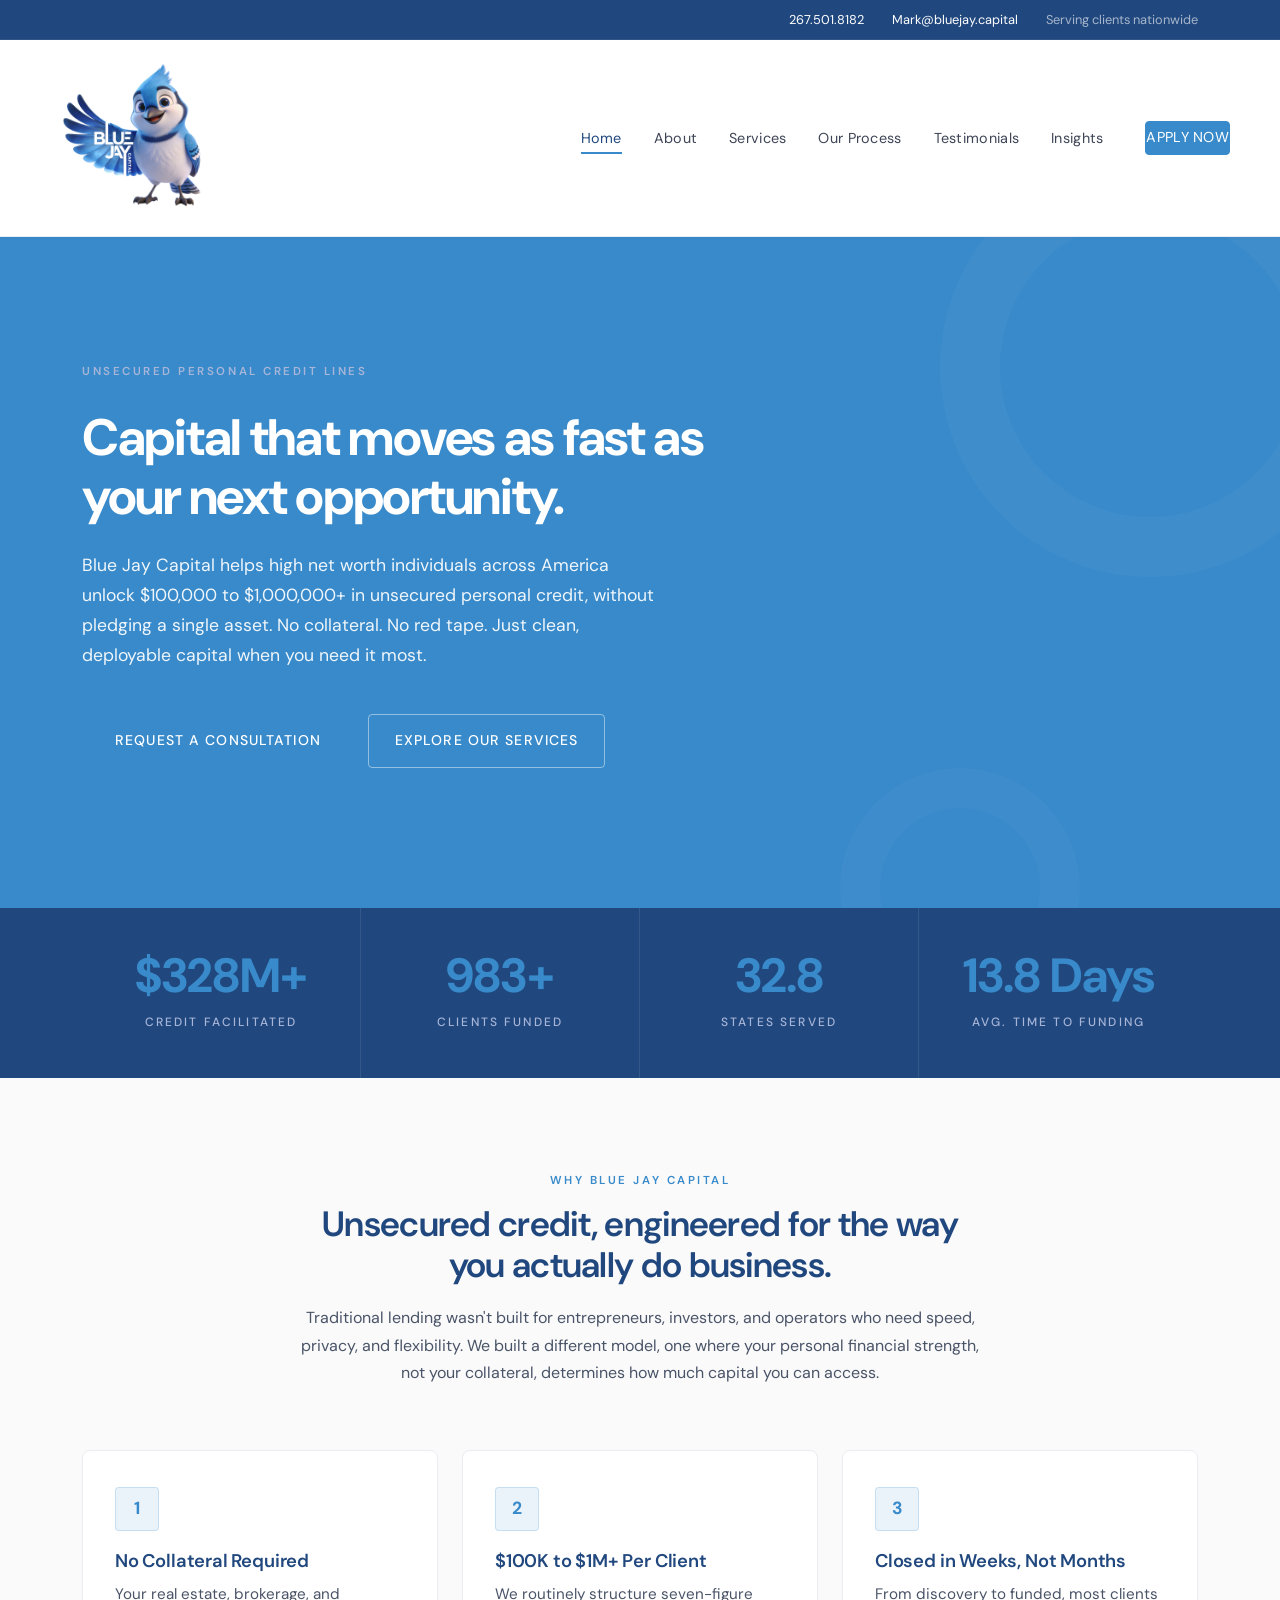
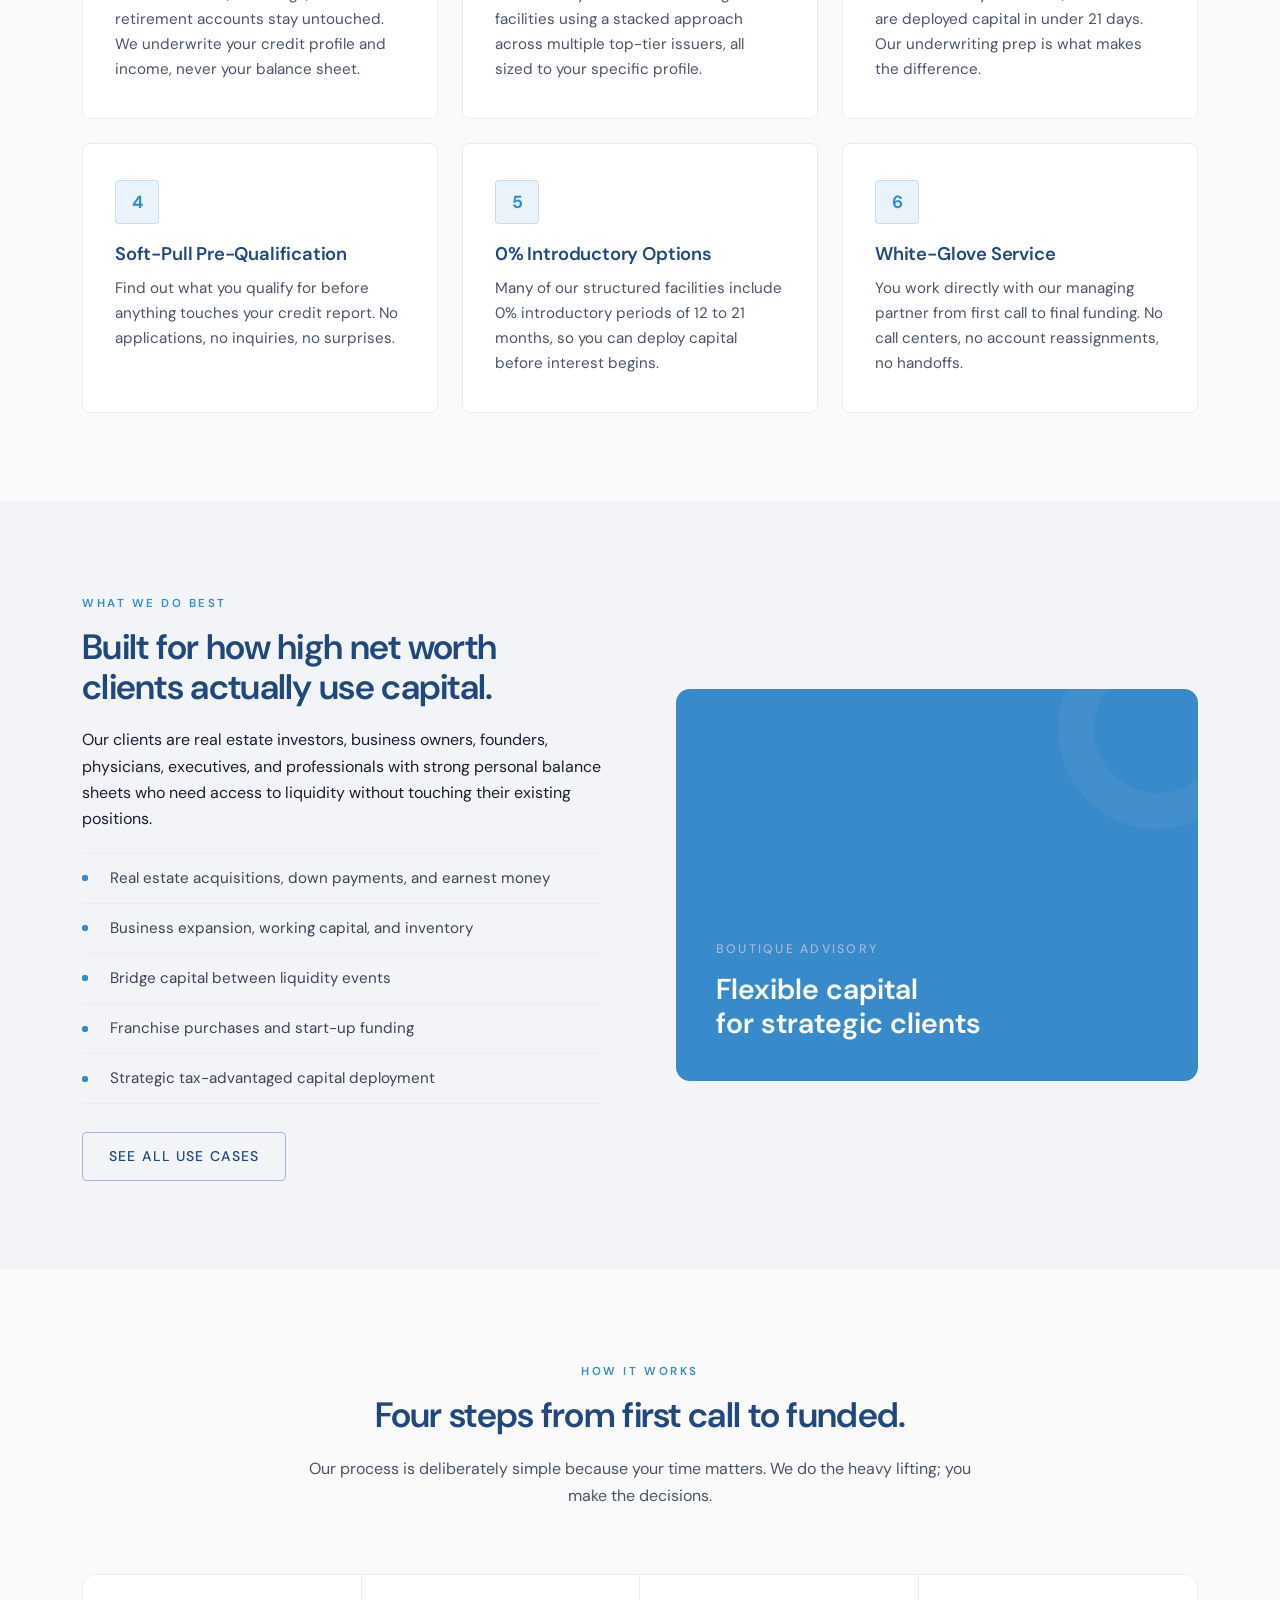
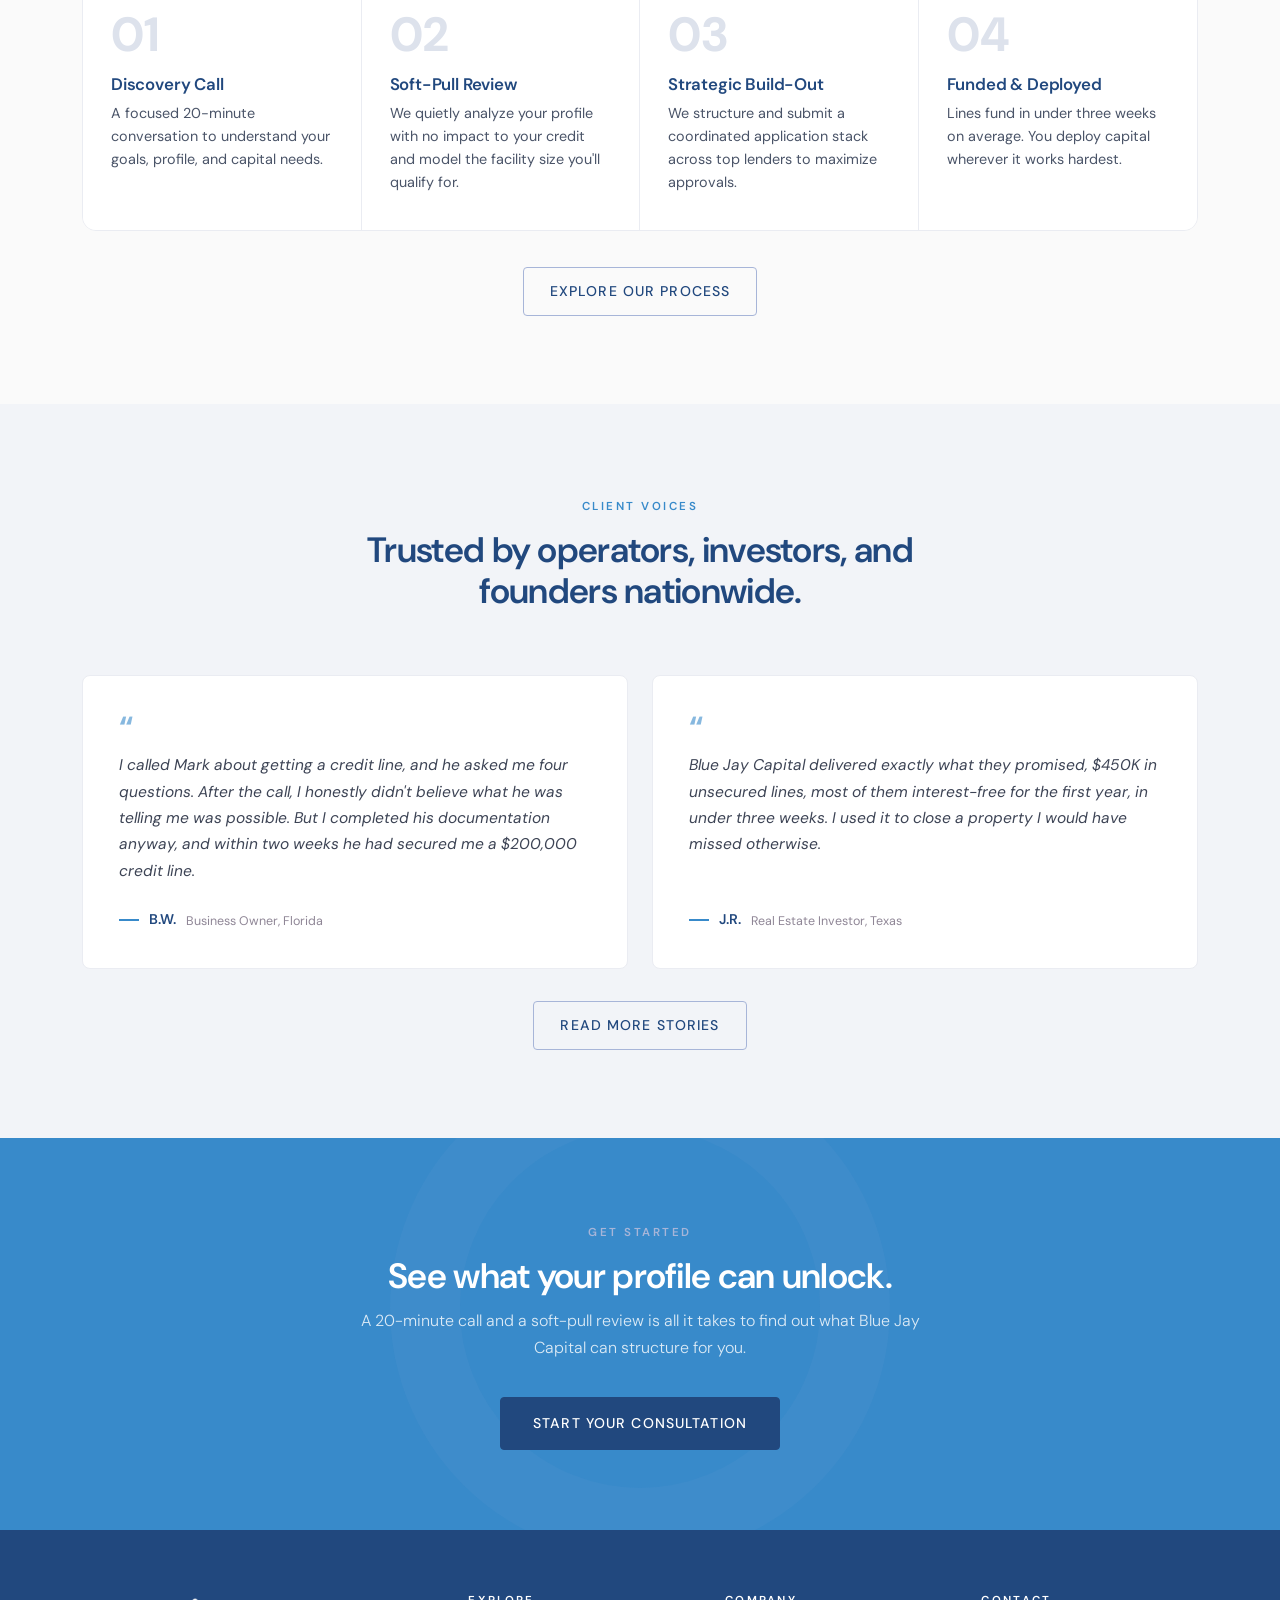
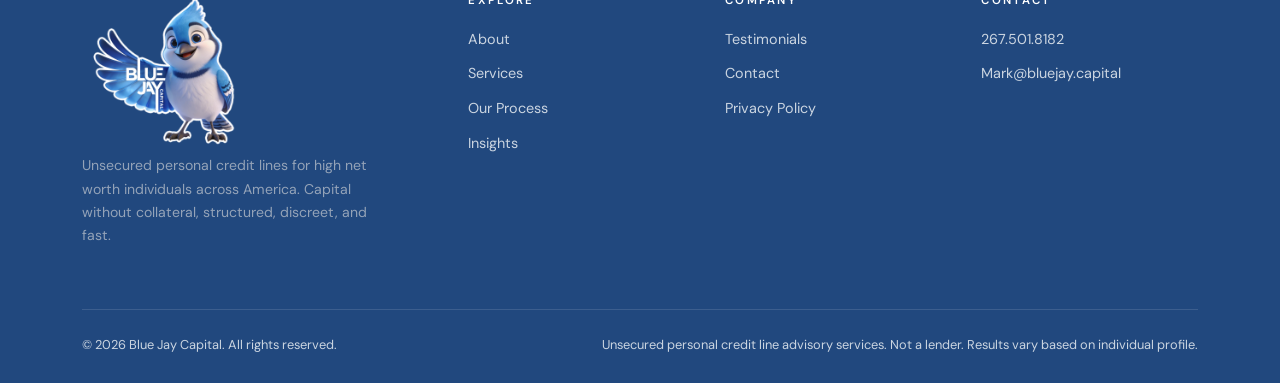
<file: index.html>
<!DOCTYPE html>
<html lang="en">
<head>
  <meta charset="UTF-8" />
  <link rel="icon" type="image/x-icon" href="favicon.ico" />
  <meta name="viewport" content="width=device-width, initial-scale=1.0" />
  <title>Blue Jay Capital | Unsecured Personal Credit Lines for High Net Worth Individuals</title>
  <meta name="description" content="Blue Jay Capital helps high net worth individuals across America secure $100K to $1M+ in unsecured personal credit lines, without collateral, without friction." />
  <link href="https://fonts.googleapis.com/css2?family=DM+Sans:wght@300;400;500;600;700&display=swap" rel="stylesheet" />
  <link rel="stylesheet" href="css/styles.css" />
</head>
<body>

  <div class="topbar">
    <div class="container">
      <a href="tel:+12675018182">267.501.8182</a>
      <a href="mailto:Mark@bluejay.capital">Mark@bluejay.capital</a>
      <span>Serving clients nationwide</span>
    </div>
  </div>

  <header class="site-header">
    <div class="container nav-wrap">
      <a class="brand" href="index.html" aria-label="Blue Jay Capital home">
        <img src="images/logo.svg" alt="Blue Jay Capital" style="height:160px; width:auto;" />
      </a>
      <button class="nav-toggle" aria-label="Toggle menu" aria-controls="nav-links" aria-expanded="false">
        <span></span><span></span><span></span>
      </button>
      <ul class="nav-links" id="nav-links">
        <li><a href="index.html">Home</a></li>
        <li><a href="about.html">About</a></li>
        <li><a href="services.html">Services</a></li>
        <li><a href="process.html">Our Process</a></li>
        <li><a href="testimonials.html">Testimonials</a></li>
        <li><a href="insights.html">Insights</a></li>
        <li class="nav-cta"><a href="contact.html" class="btn btn-primary">Apply Now</a></li>
      </ul>
    </div>
  </header>

  <!-- HERO -->
  <section class="hero">
    <div class="container">
      <div class="hero-inner">
        <span class="hero-eyebrow">Unsecured Personal Credit Lines</span>
        <h1>Capital that moves as fast as your next opportunity.</h1>
        <p class="lead">Blue Jay Capital helps high net worth individuals across America unlock $100,000 to $1,000,000+ in unsecured personal credit, without pledging a single asset. No collateral. No red tape. Just clean, deployable capital when you need it most.</p>
        <div class="hero-ctas">
          <a href="contact.html" class="btn btn-primary">Request a Consultation</a>
          <a href="services.html" class="btn btn-ghost">Explore Our Services</a>
        </div>
      </div>
    </div>
  </section>

  <!-- STATS -->
  <section class="bg-navy" style="padding: 0;">
    <div class="container">
      <div class="stats">
        <div class="stat reveal">
          <span class="num" data-target="500" data-suffix="M+" data-prefix="$">$500M+</span>
          <span class="label">Credit Facilitated</span>
        </div>
        <div class="stat reveal reveal-delay-1">
          <span class="num" data-target="1500" data-suffix="+">1,500+</span>
          <span class="label">Clients Funded</span>
        </div>
        <div class="stat reveal reveal-delay-2">
          <span class="num" data-target="50" data-suffix="">50</span>
          <span class="label">States Served</span>
        </div>
        <div class="stat reveal reveal-delay-3">
          <span class="num" data-target="21" data-suffix=" Days">21 Days</span>
          <span class="label">Avg. Time to Funding</span>
        </div>
      </div>
    </div>
  </section>

  <!-- VALUE PROP -->
  <section>
    <div class="container">
      <div class="section-head reveal">
        <span class="eyebrow">Why Blue Jay Capital</span>
        <h2>Unsecured credit, engineered for the way you actually do business.</h2>
        <p>Traditional lending wasn't built for entrepreneurs, investors, and operators who need speed, privacy, and flexibility. We built a different model, one where your personal financial strength, not your collateral, determines how much capital you can access.</p>
      </div>

      <div class="grid grid-3">
        <div class="card reveal">
          <div class="icon">1</div>
          <h3>No Collateral Required</h3>
          <p>Your real estate, brokerage, and retirement accounts stay untouched. We underwrite your credit profile and income, never your balance sheet.</p>
        </div>
        <div class="card reveal reveal-delay-1">
          <div class="icon">2</div>
          <h3>$100K to $1M+ Per Client</h3>
          <p>We routinely structure seven-figure facilities using a stacked approach across multiple top-tier issuers, all sized to your specific profile.</p>
        </div>
        <div class="card reveal reveal-delay-2">
          <div class="icon">3</div>
          <h3>Closed in Weeks, Not Months</h3>
          <p>From discovery to funded, most clients are deployed capital in under 21 days. Our underwriting prep is what makes the difference.</p>
        </div>
        <div class="card reveal">
          <div class="icon">4</div>
          <h3>Soft-Pull Pre-Qualification</h3>
          <p>Find out what you qualify for before anything touches your credit report. No applications, no inquiries, no surprises.</p>
        </div>
        <div class="card reveal reveal-delay-1">
          <div class="icon">5</div>
          <h3>0% Introductory Options</h3>
          <p>Many of our structured facilities include 0% introductory periods of 12 to 21 months, so you can deploy capital before interest begins.</p>
        </div>
        <div class="card reveal reveal-delay-2">
          <div class="icon">6</div>
          <h3>White-Glove Service</h3>
          <p>You work directly with our managing partner from first call to final funding. No call centers, no account reassignments, no handoffs.</p>
        </div>
      </div>
    </div>
  </section>

  <!-- FEATURE SPLIT -->
  <section class="bg-soft">
    <div class="container">
      <div class="split reveal">
        <div>
          <span class="eyebrow">What We Do Best</span>
          <h2>Built for how high net worth clients actually use capital.</h2>
          <p>Our clients are real estate investors, business owners, founders, physicians, executives, and professionals with strong personal balance sheets who need access to liquidity without touching their existing positions.</p>
          <ul class="split-list" style="padding:0; list-style:none; margin: 20px 0 28px;">
            <li style="padding:12px 0 12px 28px; position:relative; border-bottom:1px solid var(--border-soft); font-size:0.95rem; color:var(--text-mid);">
              <span style="position:absolute; left:0; top:50%; transform:translateY(-50%); width:6px; height:6px; border-radius:50%; background:var(--blue-mid);"></span>
              Real estate acquisitions, down payments, and earnest money
            </li>
            <li style="padding:12px 0 12px 28px; position:relative; border-bottom:1px solid var(--border-soft); font-size:0.95rem; color:var(--text-mid);">
              <span style="position:absolute; left:0; top:50%; transform:translateY(-50%); width:6px; height:6px; border-radius:50%; background:var(--blue-mid);"></span>
              Business expansion, working capital, and inventory
            </li>
            <li style="padding:12px 0 12px 28px; position:relative; border-bottom:1px solid var(--border-soft); font-size:0.95rem; color:var(--text-mid);">
              <span style="position:absolute; left:0; top:50%; transform:translateY(-50%); width:6px; height:6px; border-radius:50%; background:var(--blue-mid);"></span>
              Bridge capital between liquidity events
            </li>
            <li style="padding:12px 0 12px 28px; position:relative; border-bottom:1px solid var(--border-soft); font-size:0.95rem; color:var(--text-mid);">
              <span style="position:absolute; left:0; top:50%; transform:translateY(-50%); width:6px; height:6px; border-radius:50%; background:var(--blue-mid);"></span>
              Franchise purchases and start-up funding
            </li>
            <li style="padding:12px 0 12px 28px; position:relative; font-size:0.95rem; color:var(--text-mid);">
              <span style="position:absolute; left:0; top:50%; transform:translateY(-50%); width:6px; height:6px; border-radius:50%; background:var(--blue-mid);"></span>
              Strategic tax-advantaged capital deployment
            </li>
          </ul>
          <a href="services.html" class="btn btn-outline">See All Use Cases</a>
        </div>
        <div class="feature-panel">
          <span class="feature-panel-sub">Boutique Advisory</span>
          <span class="feature-panel-label">Flexible capital<br/>for strategic clients</span>
        </div>
      </div>
    </div>
  </section>

  <!-- PROCESS -->
  <section>
    <div class="container">
      <div class="section-head reveal">
        <span class="eyebrow">How It Works</span>
        <h2>Four steps from first call to funded.</h2>
        <p>Our process is deliberately simple because your time matters. We do the heavy lifting; you make the decisions.</p>
      </div>
      <div class="steps reveal">
        <div class="step">
          <span class="step-num">01</span>
          <h3>Discovery Call</h3>
          <p>A focused 20-minute conversation to understand your goals, profile, and capital needs.</p>
        </div>
        <div class="step">
          <span class="step-num">02</span>
          <h3>Soft-Pull Review</h3>
          <p>We quietly analyze your profile with no impact to your credit and model the facility size you'll qualify for.</p>
        </div>
        <div class="step">
          <span class="step-num">03</span>
          <h3>Strategic Build-Out</h3>
          <p>We structure and submit a coordinated application stack across top lenders to maximize approvals.</p>
        </div>
        <div class="step">
          <span class="step-num">04</span>
          <h3>Funded &amp; Deployed</h3>
          <p>Lines fund in under three weeks on average. You deploy capital wherever it works hardest.</p>
        </div>
      </div>
      <div style="text-align:center; margin-top: 36px;">
        <a href="process.html" class="btn btn-outline">Explore Our Process</a>
      </div>
    </div>
  </section>

  <!-- TESTIMONIALS -->
  <section class="bg-soft">
    <div class="container">
      <div class="section-head reveal">
        <span class="eyebrow">Client Voices</span>
        <h2>Trusted by operators, investors, and founders nationwide.</h2>
      </div>
      <div class="grid grid-2">
        <div class="testimonial reveal">
          <span class="testimonial-quote">&ldquo;</span>
          <blockquote>I called Mark about getting a credit line, and he asked me four questions. After the call, I honestly didn't believe what he was telling me was possible. But I completed his documentation anyway, and within two weeks he had secured me a $200,000 credit line.</blockquote>
          <cite>B.W.<span class="role">Business Owner, Florida</span></cite>
        </div>
        <div class="testimonial reveal reveal-delay-1">
          <span class="testimonial-quote">&ldquo;</span>
          <blockquote>Blue Jay Capital delivered exactly what they promised, $450K in unsecured lines, most of them interest-free for the first year, in under three weeks. I used it to close a property I would have missed otherwise.</blockquote>
          <cite>J.R.<span class="role">Real Estate Investor, Texas</span></cite>
        </div>
      </div>
      <div style="text-align:center; margin-top: 32px;">
        <a href="testimonials.html" class="btn btn-outline">Read More Stories</a>
      </div>
    </div>
  </section>

  <!-- CTA -->
  <section class="cta-banner">
    <div class="cta-banner-inner">
      <span class="eyebrow" style="color: var(--blue-pale);">Get Started</span>
      <h2>See what your profile can unlock.</h2>
      <p>A 20-minute call and a soft-pull review is all it takes to find out what Blue Jay Capital can structure for you.</p>
      <a href="contact.html" class="btn btn-primary">Start Your Consultation</a>
    </div>
  </section>

  <!-- FOOTER -->
  <footer class="site-footer">
    <div class="container">
      <div class="footer-grid">
        <div class="footer-brand">
          <a class="brand" href="index.html">
            <img src="images/logo.svg" alt="Blue Jay Capital" style="height:160px; width:auto;" />
          </a>
          <p>Unsecured personal credit lines for high net worth individuals across America. Capital without collateral, structured, discreet, and fast.</p>
        </div>
        <div>
          <h4>Explore</h4>
          <ul>
            <li><a href="about.html">About</a></li>
            <li><a href="services.html">Services</a></li>
            <li><a href="process.html">Our Process</a></li>
            <li><a href="insights.html">Insights</a></li>
          </ul>
        </div>
        <div>
          <h4>Company</h4>
          <ul>
            <li><a href="testimonials.html">Testimonials</a></li>
            <li><a href="contact.html">Contact</a></li>
            <li><a href="privacy.html">Privacy Policy</a></li>
          </ul>
        </div>
        <div>
          <h4>Contact</h4>
          <ul>
            <li><a href="tel:+12675018182">267.501.8182</a></li>
            <li><a href="mailto:Mark@bluejay.capital">Mark@bluejay.capital</a></li>
          </ul>
        </div>
      </div>
      <div class="footer-bottom">
        <span>&copy; <span id="year">2026</span> Blue Jay Capital. All rights reserved.</span>
        <span>Unsecured personal credit line advisory services. Not a lender. Results vary based on individual profile.</span>
      </div>
    </div>
  </footer>

  <script src="js/main.js"></script>
</body>
</html>
</file>
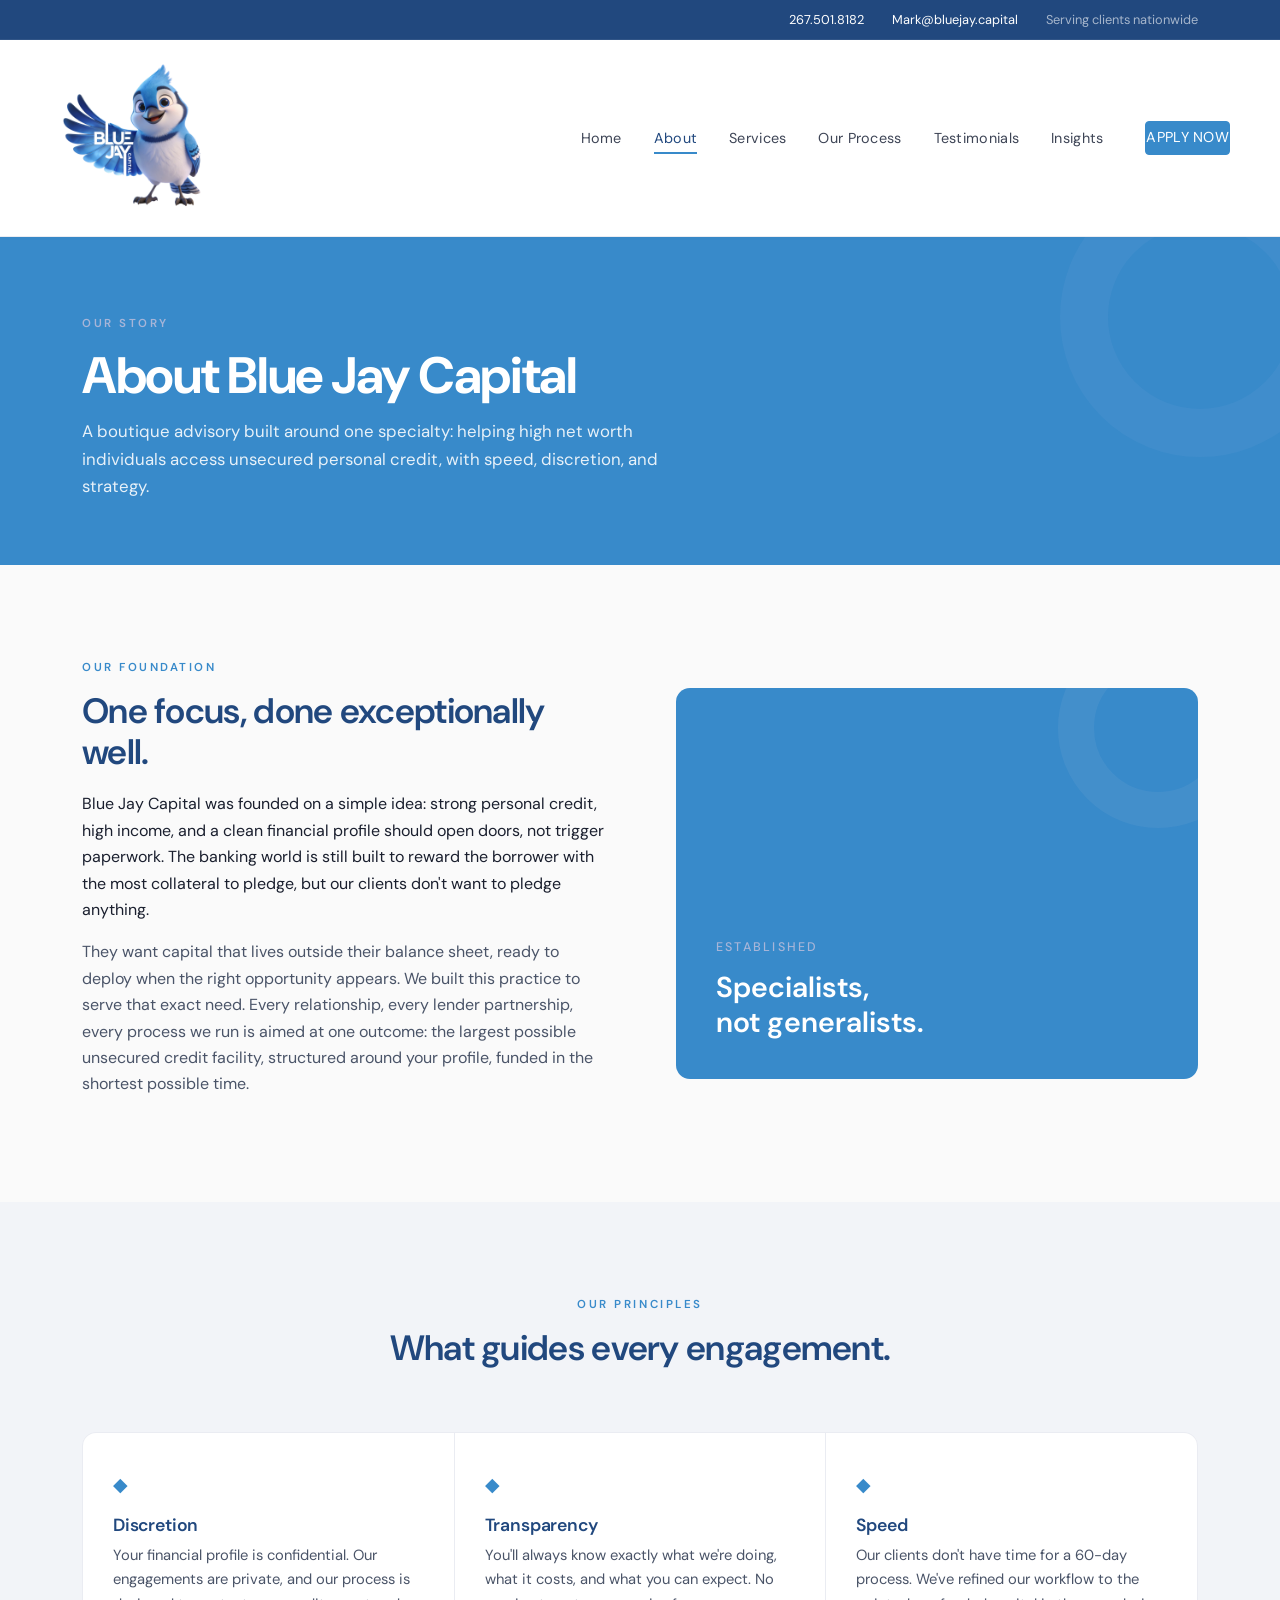
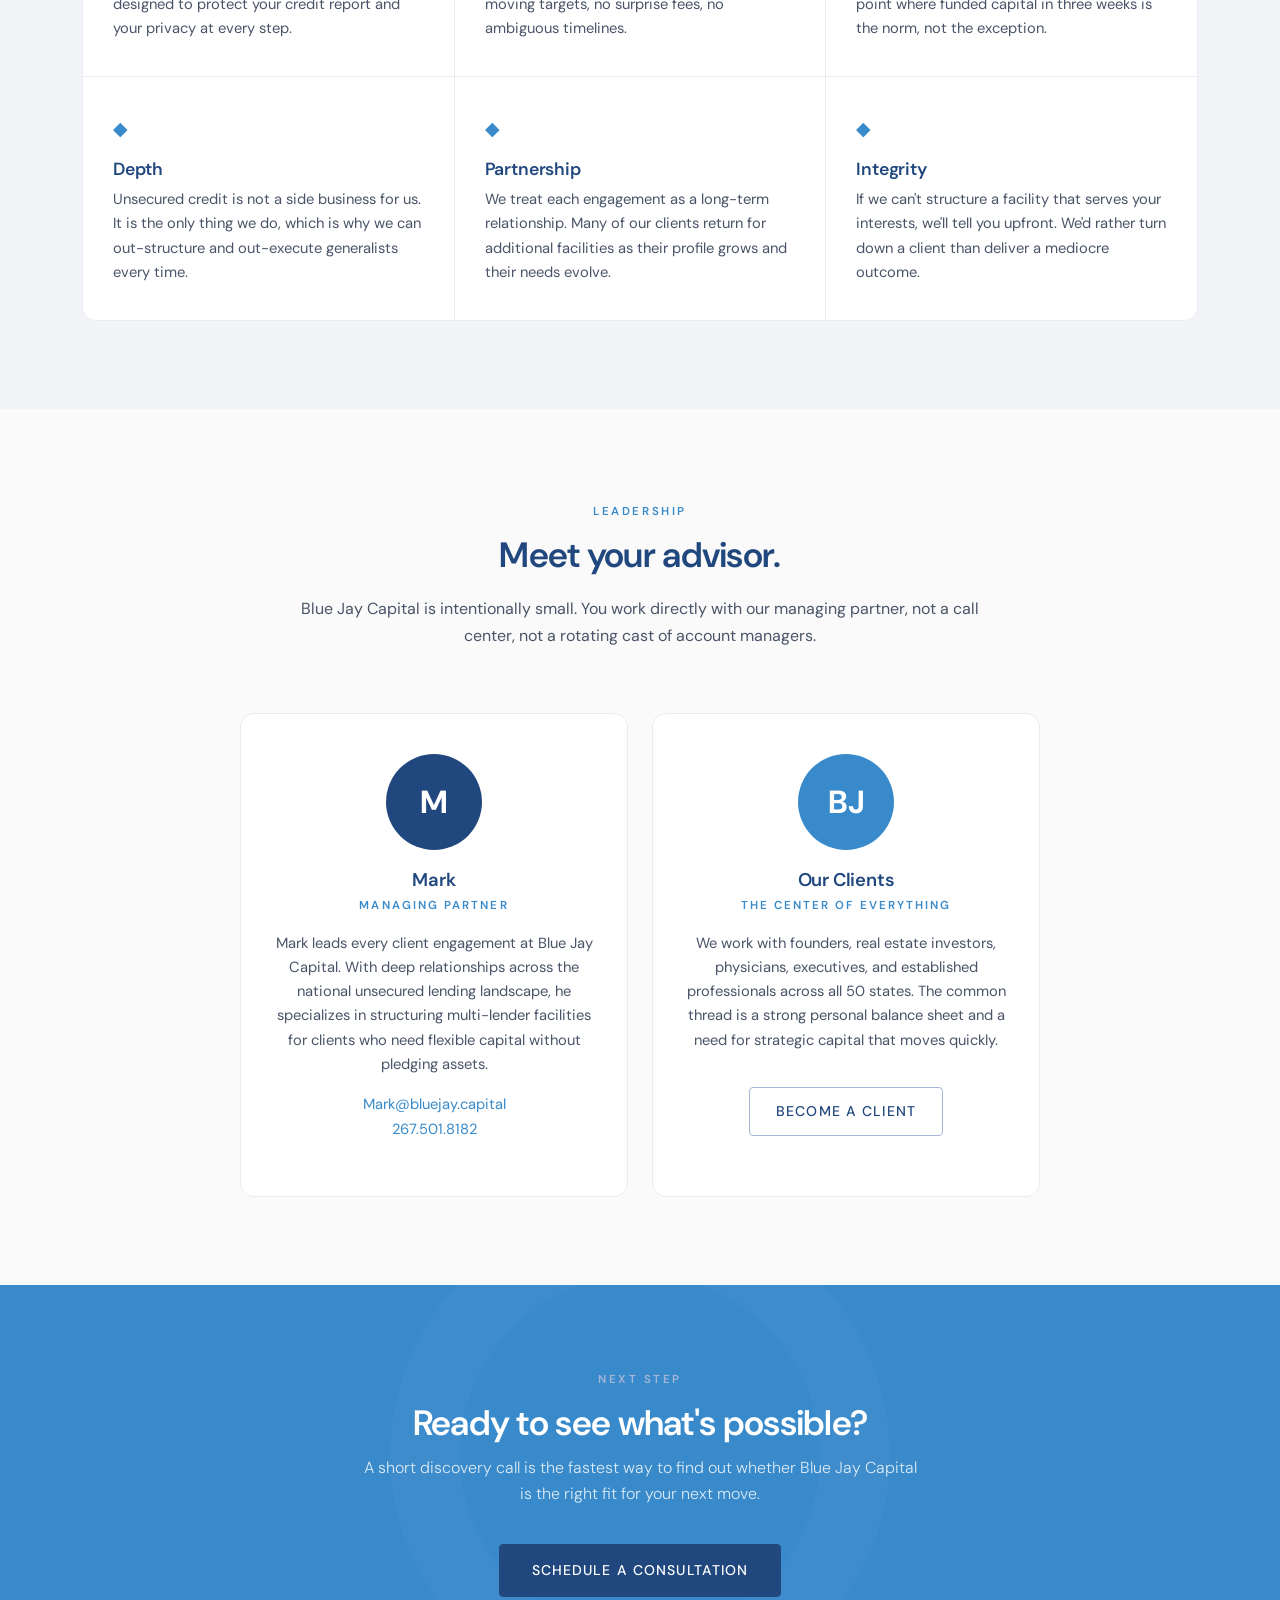
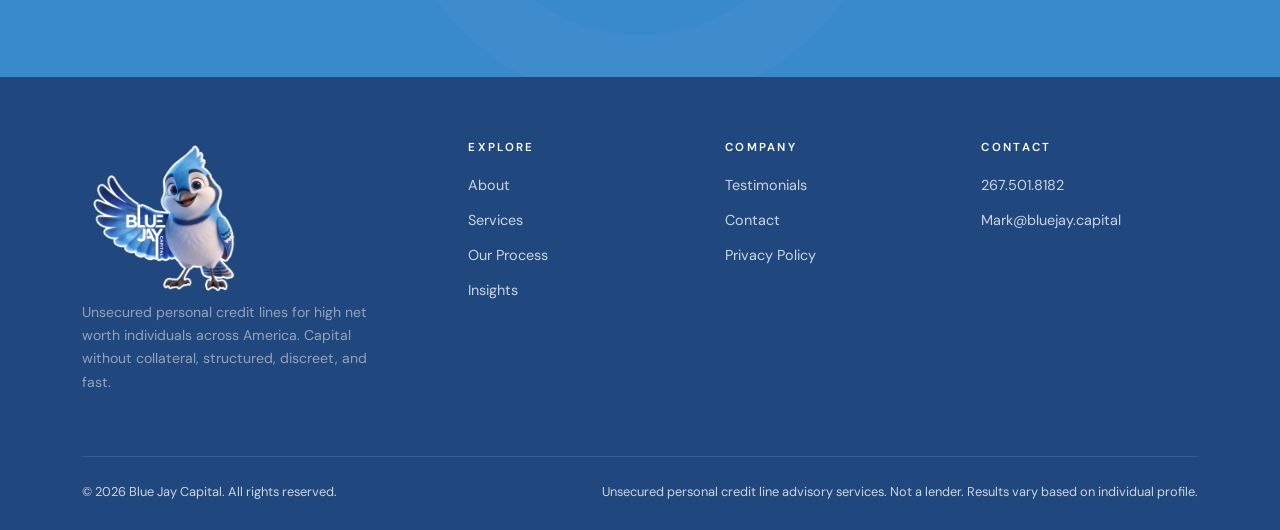
<file: about.html>
<!DOCTYPE html>
<html lang="en">
<head>
  <meta charset="UTF-8" />
  <link rel="icon" type="image/x-icon" href="favicon.ico" />
  <meta name="viewport" content="width=device-width, initial-scale=1.0" />
  <title>About Blue Jay Capital | Unsecured Credit Line Specialists</title>
  <meta name="description" content="Blue Jay Capital is a boutique advisory focused exclusively on helping high net worth individuals access unsecured personal credit lines across America." />
  <link href="https://fonts.googleapis.com/css2?family=DM+Sans:wght@300;400;500;600;700&display=swap" rel="stylesheet" />
  <link rel="stylesheet" href="css/styles.css" />
</head>
<body>

  <div class="topbar">
    <div class="container">
      <a href="tel:+12675018182">267.501.8182</a>
      <a href="mailto:Mark@bluejay.capital">Mark@bluejay.capital</a>
      <span>Serving clients nationwide</span>
    </div>
  </div>

  <header class="site-header">
    <div class="container nav-wrap">
      <a class="brand" href="index.html" aria-label="Blue Jay Capital home">
        <img src="images/logo.svg" alt="Blue Jay Capital" style="height:160px; width:auto;" />
      </a>
      <button class="nav-toggle" aria-label="Toggle menu" aria-controls="nav-links" aria-expanded="false">
        <span></span><span></span><span></span>
      </button>
      <ul class="nav-links" id="nav-links">
        <li><a href="index.html">Home</a></li>
        <li><a href="about.html">About</a></li>
        <li><a href="services.html">Services</a></li>
        <li><a href="process.html">Our Process</a></li>
        <li><a href="testimonials.html">Testimonials</a></li>
        <li><a href="insights.html">Insights</a></li>
        <li class="nav-cta"><a href="contact.html" class="btn btn-primary">Apply Now</a></li>
      </ul>
    </div>
  </header>

  <section class="page-hero">
    <div class="container">
      <div class="page-hero-inner">
        <span class="eyebrow" style="color:var(--blue-pale);">Our Story</span>
        <h1>About Blue Jay Capital</h1>
        <p>A boutique advisory built around one specialty: helping high net worth individuals access unsecured personal credit, with speed, discretion, and strategy.</p>
      </div>
    </div>
  </section>

  <!-- STORY -->
  <section>
    <div class="container">
      <div class="split reveal">
        <div>
          <span class="eyebrow">Our Foundation</span>
          <h2>One focus, done exceptionally well.</h2>
          <p>Blue Jay Capital was founded on a simple idea: strong personal credit, high income, and a clean financial profile should open doors, not trigger paperwork. The banking world is still built to reward the borrower with the most collateral to pledge, but our clients don't want to pledge anything.</p>
          <p style="color:var(--text-soft);">They want capital that lives outside their balance sheet, ready to deploy when the right opportunity appears. We built this practice to serve that exact need. Every relationship, every lender partnership, every process we run is aimed at one outcome: the largest possible unsecured credit facility, structured around your profile, funded in the shortest possible time.</p>
        </div>
        <div class="feature-panel">
          <span class="feature-panel-sub">Established</span>
          <span class="feature-panel-label">Specialists,<br/>not generalists.</span>
        </div>
      </div>
    </div>
  </section>

  <!-- PRINCIPLES -->
  <section class="bg-soft">
    <div class="container">
      <div class="section-head reveal">
        <span class="eyebrow">Our Principles</span>
        <h2>What guides every engagement.</h2>
      </div>
      <div class="principles reveal">
        <div class="principle">
          <span class="principle-icon">◆</span>
          <h3>Discretion</h3>
          <p>Your financial profile is confidential. Our engagements are private, and our process is designed to protect your credit report and your privacy at every step.</p>
        </div>
        <div class="principle">
          <span class="principle-icon">◆</span>
          <h3>Transparency</h3>
          <p>You'll always know exactly what we're doing, what it costs, and what you can expect. No moving targets, no surprise fees, no ambiguous timelines.</p>
        </div>
        <div class="principle">
          <span class="principle-icon">◆</span>
          <h3>Speed</h3>
          <p>Our clients don't have time for a 60-day process. We've refined our workflow to the point where funded capital in three weeks is the norm, not the exception.</p>
        </div>
        <div class="principle">
          <span class="principle-icon">◆</span>
          <h3>Depth</h3>
          <p>Unsecured credit is not a side business for us. It is the only thing we do, which is why we can out-structure and out-execute generalists every time.</p>
        </div>
        <div class="principle">
          <span class="principle-icon">◆</span>
          <h3>Partnership</h3>
          <p>We treat each engagement as a long-term relationship. Many of our clients return for additional facilities as their profile grows and their needs evolve.</p>
        </div>
        <div class="principle">
          <span class="principle-icon">◆</span>
          <h3>Integrity</h3>
          <p>If we can't structure a facility that serves your interests, we'll tell you upfront. We'd rather turn down a client than deliver a mediocre outcome.</p>
        </div>
      </div>
    </div>
  </section>

  <!-- LEADERSHIP -->
  <section>
    <div class="container">
      <div class="section-head reveal">
        <span class="eyebrow">Leadership</span>
        <h2>Meet your advisor.</h2>
        <p>Blue Jay Capital is intentionally small. You work directly with our managing partner, not a call center, not a rotating cast of account managers.</p>
      </div>
      <div class="grid grid-2 reveal" style="max-width: 800px; margin: 0 auto;">
        <div class="team-card">
          <div class="avatar">M</div>
          <h3>Mark</h3>
          <span class="title">Managing Partner</span>
          <p>Mark leads every client engagement at Blue Jay Capital. With deep relationships across the national unsecured lending landscape, he specializes in structuring multi-lender facilities for clients who need flexible capital without pledging assets.</p>
          <p style="margin-top: 16px;"><a href="mailto:Mark@bluejay.capital">Mark@bluejay.capital</a><br /><a href="tel:+12675018182">267.501.8182</a></p>
        </div>
        <div class="team-card">
          <div class="avatar" style="background: var(--blue-mid);">BJ</div>
          <h3>Our Clients</h3>
          <span class="title">The Center of Everything</span>
          <p>We work with founders, real estate investors, physicians, executives, and established professionals across all 50 states. The common thread is a strong personal balance sheet and a need for strategic capital that moves quickly.</p>
          <p style="margin-top: auto; padding-top: 20px;"><a href="contact.html" class="btn btn-outline">Become a Client</a></p>
        </div>
      </div>
    </div>
  </section>

  <section class="cta-banner">
    <div class="cta-banner-inner">
      <span class="eyebrow" style="color: var(--blue-pale);">Next Step</span>
      <h2>Ready to see what's possible?</h2>
      <p>A short discovery call is the fastest way to find out whether Blue Jay Capital is the right fit for your next move.</p>
      <a href="contact.html" class="btn btn-primary">Schedule a Consultation</a>
    </div>
  </section>

  <footer class="site-footer">
    <div class="container">
      <div class="footer-grid">
        <div class="footer-brand">
          <a class="brand" href="index.html">
            <img src="images/logo.svg" alt="Blue Jay Capital" style="height:160px; width:auto;" />
          </a>
          <p>Unsecured personal credit lines for high net worth individuals across America. Capital without collateral, structured, discreet, and fast.</p>
        </div>
        <div><h4>Explore</h4><ul><li><a href="about.html">About</a></li><li><a href="services.html">Services</a></li><li><a href="process.html">Our Process</a></li><li><a href="insights.html">Insights</a></li></ul></div>
        <div><h4>Company</h4><ul><li><a href="testimonials.html">Testimonials</a></li><li><a href="contact.html">Contact</a></li><li><a href="privacy.html">Privacy Policy</a></li></ul></div>
        <div><h4>Contact</h4><ul><li><a href="tel:+12675018182">267.501.8182</a></li><li><a href="mailto:Mark@bluejay.capital">Mark@bluejay.capital</a></li></ul></div>
      </div>
      <div class="footer-bottom">
        <span>&copy; <span id="year">2026</span> Blue Jay Capital. All rights reserved.</span>
        <span>Unsecured personal credit line advisory services. Not a lender. Results vary based on individual profile.</span>
      </div>
    </div>
  </footer>

  <script src="js/main.js"></script>
</body>
</html>
</file>
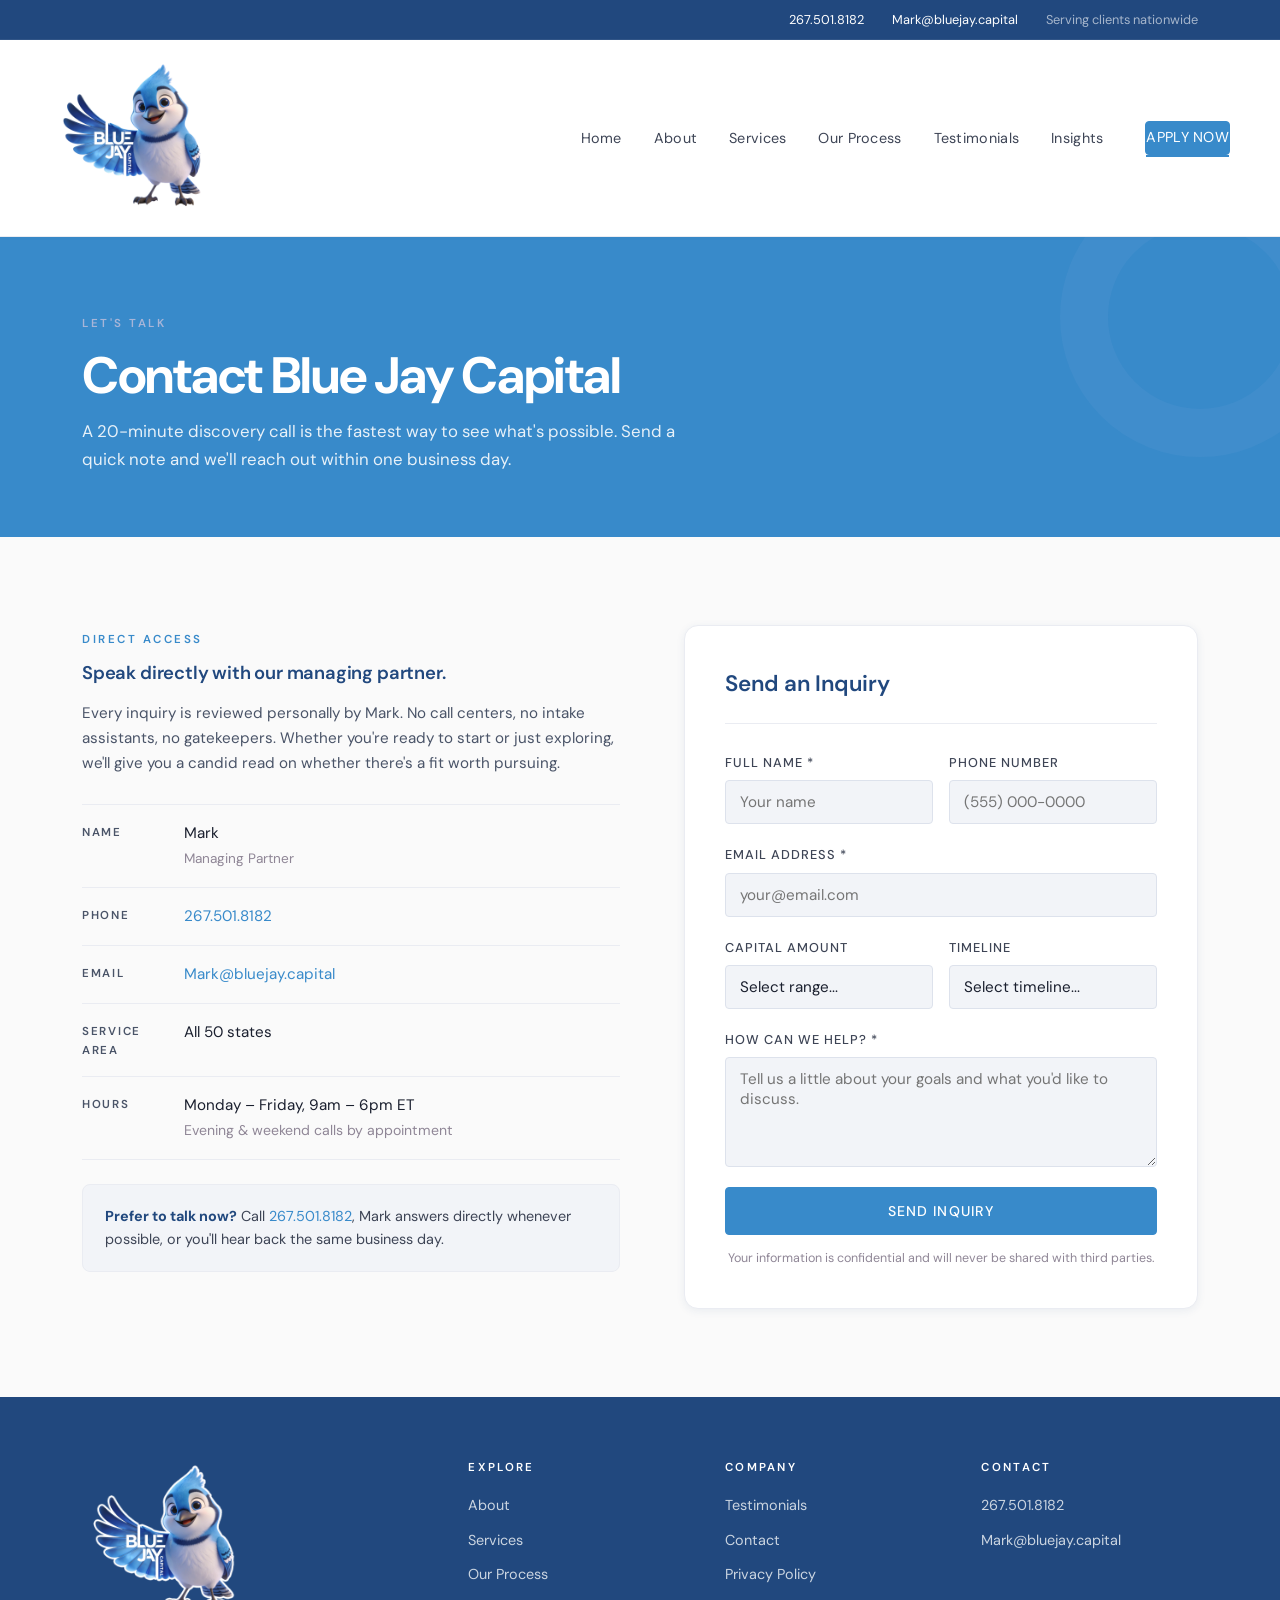
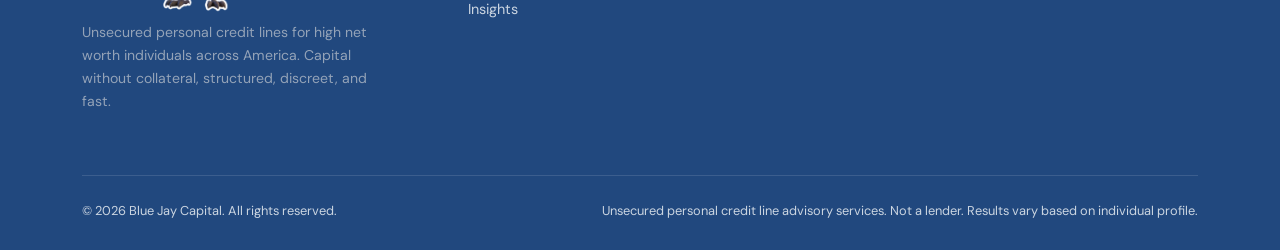
<file: contact.html>
<!DOCTYPE html>
<html lang="en">
<head>
  <meta charset="UTF-8" />
  <link rel="icon" type="image/x-icon" href="favicon.ico" />
  <meta name="viewport" content="width=device-width, initial-scale=1.0" />
  <title>Contact Blue Jay Capital | Schedule a Consultation</title>
  <meta name="description" content="Reach Blue Jay Capital to discuss your unsecured personal credit line needs. Speak directly with our managing partner." />
  <link href="https://fonts.googleapis.com/css2?family=DM+Sans:wght@300;400;500;600;700&display=swap" rel="stylesheet" />
  <link rel="stylesheet" href="css/styles.css" />
</head>
<body>

  <div class="topbar">
    <div class="container">
      <a href="tel:+12675018182">267.501.8182</a>
      <a href="mailto:Mark@bluejay.capital">Mark@bluejay.capital</a>
      <span>Serving clients nationwide</span>
    </div>
  </div>

  <header class="site-header">
    <div class="container nav-wrap">
      <a class="brand" href="index.html" aria-label="Blue Jay Capital home">
        <img src="images/logo.svg" alt="Blue Jay Capital" style="height:160px; width:auto;" />
      </a>
      <button class="nav-toggle" aria-label="Toggle menu" aria-controls="nav-links" aria-expanded="false"><span></span><span></span><span></span></button>
      <ul class="nav-links" id="nav-links">
        <li><a href="index.html">Home</a></li>
        <li><a href="about.html">About</a></li>
        <li><a href="services.html">Services</a></li>
        <li><a href="process.html">Our Process</a></li>
        <li><a href="testimonials.html">Testimonials</a></li>
        <li><a href="insights.html">Insights</a></li>
        <li class="nav-cta"><a href="contact.html" class="btn btn-primary">Apply Now</a></li>
      </ul>
    </div>
  </header>

  <section class="page-hero">
    <div class="container">
      <div class="page-hero-inner">
        <span class="eyebrow" style="color:var(--blue-pale);">Let's Talk</span>
        <h1>Contact Blue Jay Capital</h1>
        <p>A 20-minute discovery call is the fastest way to see what's possible. Send a quick note and we'll reach out within one business day.</p>
      </div>
    </div>
  </section>

  <section>
    <div class="container">
      <div class="contact-grid reveal">

        <div class="contact-info">
          <span class="eyebrow">Direct Access</span>
          <h3>Speak directly with our managing partner.</h3>
          <p>Every inquiry is reviewed personally by Mark. No call centers, no intake assistants, no gatekeepers. Whether you're ready to start or just exploring, we'll give you a candid read on whether there's a fit worth pursuing.</p>

          <ul>
            <li>
              <span class="label">Name</span>
              <span>Mark<br/><span style="color: var(--text-pale); font-size: 0.85rem;">Managing Partner</span></span>
            </li>
            <li>
              <span class="label">Phone</span>
              <a href="tel:+12675018182">267.501.8182</a>
            </li>
            <li>
              <span class="label">Email</span>
              <a href="mailto:Mark@bluejay.capital">Mark@bluejay.capital</a>
            </li>
            <li>
              <span class="label">Service Area</span>
              <span>All 50 states</span>
            </li>
            <li>
              <span class="label">Hours</span>
              <span>Monday – Friday, 9am – 6pm ET<br/><span style="color:var(--text-pale); font-size:0.88rem;">Evening &amp; weekend calls by appointment</span></span>
            </li>
          </ul>

          <div class="contact-highlight" style="margin-top: 24px;">
            <strong>Prefer to talk now?</strong> Call <a href="tel:+12675018182">267.501.8182</a>, Mark answers directly whenever possible, or you'll hear back the same business day.
          </div>
        </div>

        <!--
          CONTACT FORM
          Pre-configured for Formspree. To activate:
            1. Create a free account at https://formspree.io
            2. Create a new form, set the destination to Mark@bluejay.capital
            3. Replace FORMSPREE_ID below with your actual form ID (e.g. xyzleqok)
          See README.txt for full instructions.
        -->
        <form class="contact-form" action="https://formspree.io/f/xeevyalp" method="POST">
          <div class="form-title">Send an Inquiry</div>
          <input type="hidden" name="_subject" value="New Blue Jay Capital Inquiry" />

          <div class="form-row">
            <div class="field">
              <label for="name">Full Name *</label>
              <input id="name" name="name" type="text" required autocomplete="name" placeholder="Your name" />
            </div>
            <div class="field">
              <label for="phone">Phone Number</label>
              <input id="phone" name="phone" type="tel" autocomplete="tel" placeholder="(555) 000-0000" />
            </div>
          </div>

          <div class="field">
            <label for="email">Email Address *</label>
            <input id="email" name="email" type="email" required autocomplete="email" placeholder="your@email.com" />
          </div>

          <div class="form-row">
            <div class="field">
              <label for="amount">Capital Amount</label>
              <select id="amount" name="amount">
                <option value="">Select range...</option>
                <option>$100K – $250K</option>
                <option>$250K – $500K</option>
                <option>$500K – $1M</option>
                <option>$1M+</option>
                <option>Not sure yet</option>
              </select>
            </div>
            <div class="field">
              <label for="timeline">Timeline</label>
              <select id="timeline" name="timeline">
                <option value="">Select timeline...</option>
                <option>ASAP (within 30 days)</option>
                <option>30 – 60 days</option>
                <option>60 – 90 days</option>
                <option>Exploring / no urgency</option>
              </select>
            </div>
          </div>

          <div class="field">
            <label for="message">How Can We Help? *</label>
            <textarea id="message" name="message" required placeholder="Tell us a little about your goals and what you'd like to discuss."></textarea>
          </div>

          <button type="submit" class="btn btn-primary" style="width: 100%; justify-content: center;">Send Inquiry</button>
          <p style="font-size: 0.78rem; color: var(--text-pale); margin: 14px 0 0; text-align: center; line-height: 1.5;">Your information is confidential and will never be shared with third parties.</p>
        </form>

      </div>
    </div>
  </section>

  <footer class="site-footer">
    <div class="container">
      <div class="footer-grid">
        <div class="footer-brand">
          <a class="brand" href="index.html">
            <img src="images/logo.svg" alt="Blue Jay Capital" style="height:160px; width:auto;" />
          </a>
          <p>Unsecured personal credit lines for high net worth individuals across America. Capital without collateral, structured, discreet, and fast.</p>
        </div>
        <div><h4>Explore</h4><ul><li><a href="about.html">About</a></li><li><a href="services.html">Services</a></li><li><a href="process.html">Our Process</a></li><li><a href="insights.html">Insights</a></li></ul></div>
        <div><h4>Company</h4><ul><li><a href="testimonials.html">Testimonials</a></li><li><a href="contact.html">Contact</a></li><li><a href="privacy.html">Privacy Policy</a></li></ul></div>
        <div><h4>Contact</h4><ul><li><a href="tel:+12675018182">267.501.8182</a></li><li><a href="mailto:Mark@bluejay.capital">Mark@bluejay.capital</a></li></ul></div>
      </div>
      <div class="footer-bottom">
        <span>&copy; <span id="year">2026</span> Blue Jay Capital. All rights reserved.</span>
        <span>Unsecured personal credit line advisory services. Not a lender. Results vary based on individual profile.</span>
      </div>
    </div>
  </footer>

  <script src="js/main.js"></script>
</body>
</html>
</file>
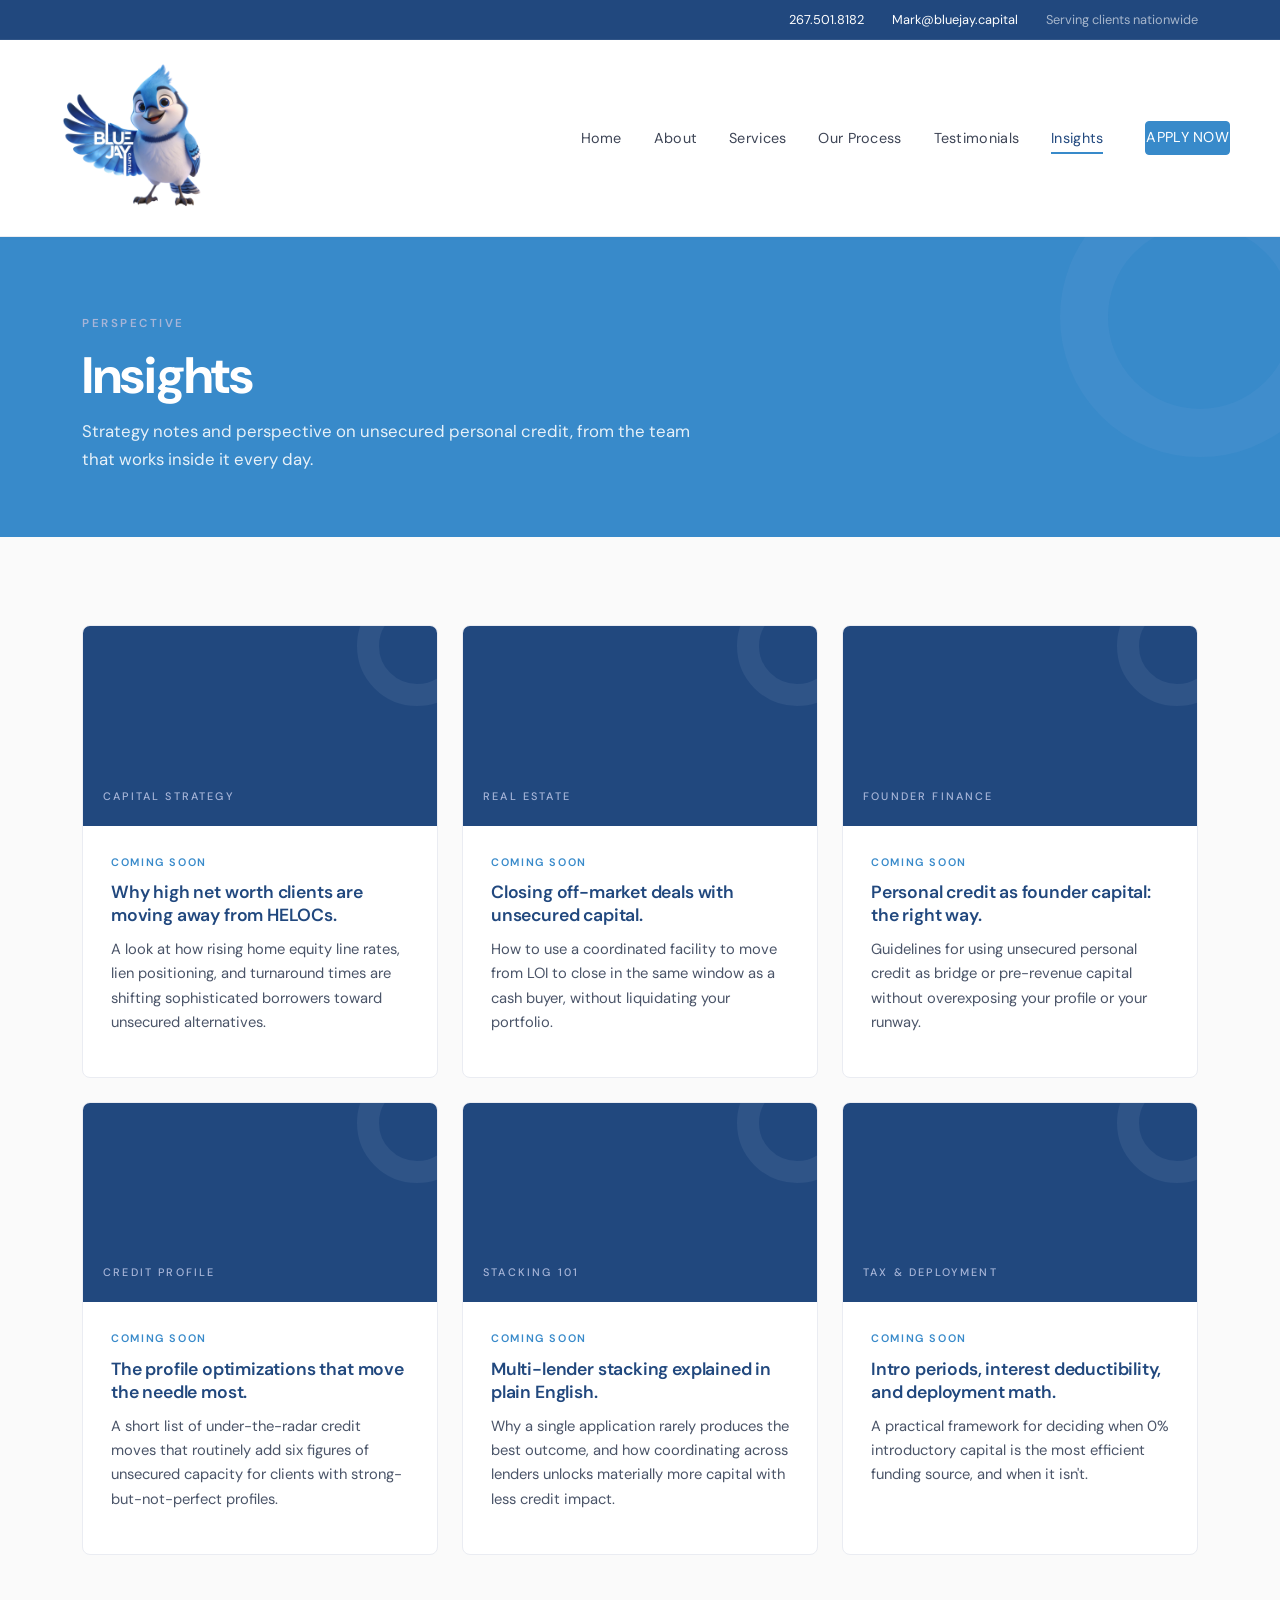
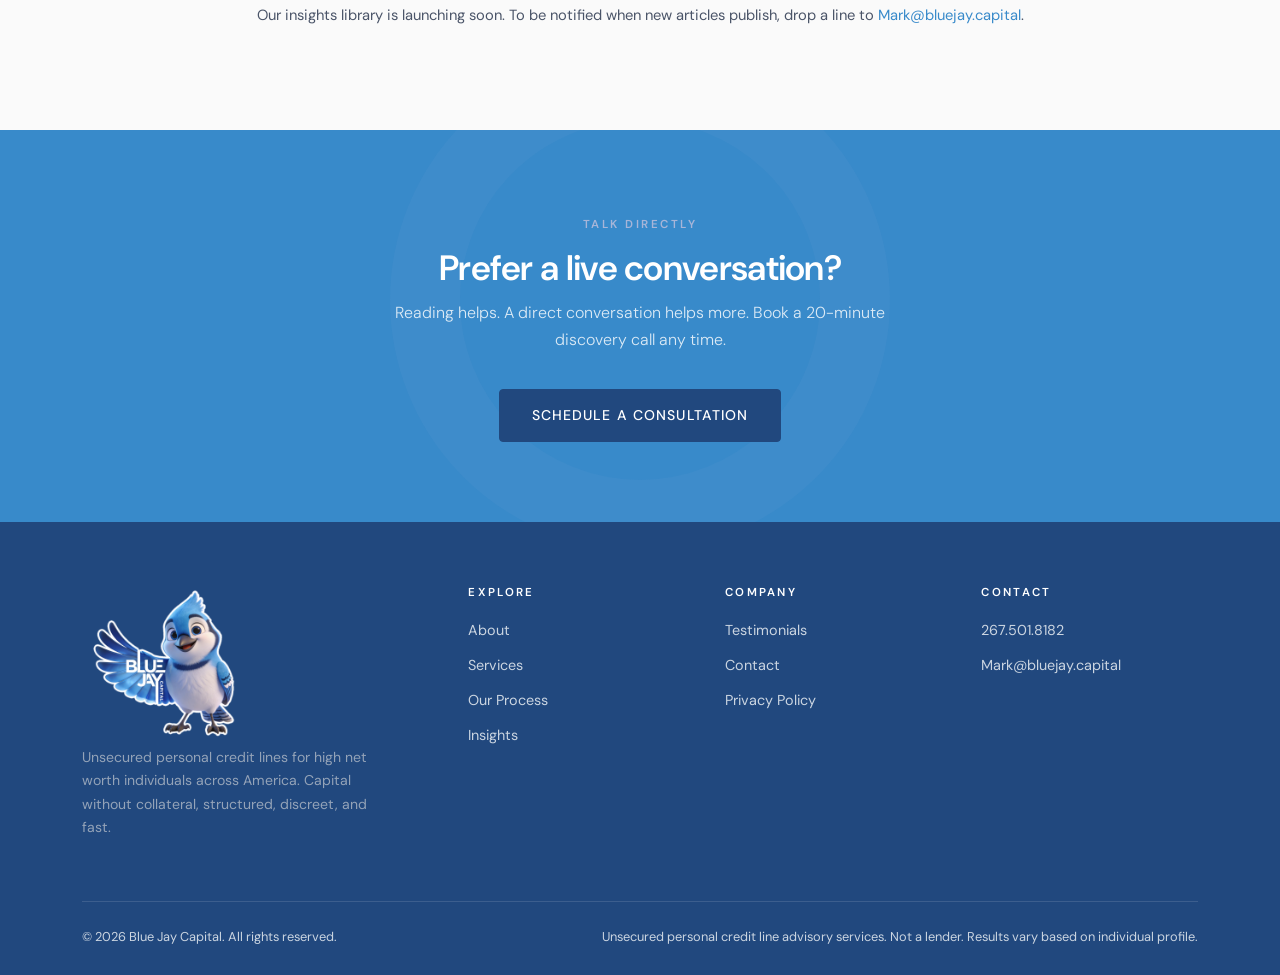
<file: insights.html>
<!DOCTYPE html>
<html lang="en">
<head>
  <meta charset="UTF-8" />
  <link rel="icon" type="image/x-icon" href="favicon.ico" />
  <meta name="viewport" content="width=device-width, initial-scale=1.0" />
  <title>Insights | Blue Jay Capital</title>
  <meta name="description" content="Strategy, capital market notes, and guidance on unsecured personal credit for high net worth individuals." />
  <link href="https://fonts.googleapis.com/css2?family=DM+Sans:wght@300;400;500;600;700&display=swap" rel="stylesheet" />
  <link rel="stylesheet" href="css/styles.css" />
</head>
<body>

  <div class="topbar">
    <div class="container">
      <a href="tel:+12675018182">267.501.8182</a>
      <a href="mailto:Mark@bluejay.capital">Mark@bluejay.capital</a>
      <span>Serving clients nationwide</span>
    </div>
  </div>

  <header class="site-header">
    <div class="container nav-wrap">
      <a class="brand" href="index.html" aria-label="Blue Jay Capital home">
        <img src="images/logo.svg" alt="Blue Jay Capital" style="height:160px; width:auto;" />
      </a>
      <button class="nav-toggle" aria-label="Toggle menu" aria-controls="nav-links" aria-expanded="false"><span></span><span></span><span></span></button>
      <ul class="nav-links" id="nav-links">
        <li><a href="index.html">Home</a></li>
        <li><a href="about.html">About</a></li>
        <li><a href="services.html">Services</a></li>
        <li><a href="process.html">Our Process</a></li>
        <li><a href="testimonials.html">Testimonials</a></li>
        <li><a href="insights.html">Insights</a></li>
        <li class="nav-cta"><a href="contact.html" class="btn btn-primary">Apply Now</a></li>
      </ul>
    </div>
  </header>

  <section class="page-hero">
    <div class="container">
      <div class="page-hero-inner">
        <span class="eyebrow" style="color:var(--blue-pale);">Perspective</span>
        <h1>Insights</h1>
        <p>Strategy notes and perspective on unsecured personal credit, from the team that works inside it every day.</p>
      </div>
    </div>
  </section>

  <section>
    <div class="container">
      <div class="posts">
        <article class="post reveal">
          <div class="cover">Capital Strategy</div>
          <div class="body">
            <span class="meta">Coming Soon</span>
            <h3>Why high net worth clients are moving away from HELOCs.</h3>
            <p>A look at how rising home equity line rates, lien positioning, and turnaround times are shifting sophisticated borrowers toward unsecured alternatives.</p>
          </div>
        </article>
        <article class="post reveal reveal-delay-1">
          <div class="cover">Real Estate</div>
          <div class="body">
            <span class="meta">Coming Soon</span>
            <h3>Closing off-market deals with unsecured capital.</h3>
            <p>How to use a coordinated facility to move from LOI to close in the same window as a cash buyer, without liquidating your portfolio.</p>
          </div>
        </article>
        <article class="post reveal reveal-delay-2">
          <div class="cover">Founder Finance</div>
          <div class="body">
            <span class="meta">Coming Soon</span>
            <h3>Personal credit as founder capital: the right way.</h3>
            <p>Guidelines for using unsecured personal credit as bridge or pre-revenue capital without overexposing your profile or your runway.</p>
          </div>
        </article>
        <article class="post reveal">
          <div class="cover">Credit Profile</div>
          <div class="body">
            <span class="meta">Coming Soon</span>
            <h3>The profile optimizations that move the needle most.</h3>
            <p>A short list of under-the-radar credit moves that routinely add six figures of unsecured capacity for clients with strong-but-not-perfect profiles.</p>
          </div>
        </article>
        <article class="post reveal reveal-delay-1">
          <div class="cover">Stacking 101</div>
          <div class="body">
            <span class="meta">Coming Soon</span>
            <h3>Multi-lender stacking explained in plain English.</h3>
            <p>Why a single application rarely produces the best outcome, and how coordinating across lenders unlocks materially more capital with less credit impact.</p>
          </div>
        </article>
        <article class="post reveal reveal-delay-2">
          <div class="cover">Tax &amp; Deployment</div>
          <div class="body">
            <span class="meta">Coming Soon</span>
            <h3>Intro periods, interest deductibility, and deployment math.</h3>
            <p>A practical framework for deciding when 0% introductory capital is the most efficient funding source, and when it isn't.</p>
          </div>
        </article>
      </div>
      <p style="text-align:center; margin-top: 48px; color: var(--text-soft); font-size: 0.92rem;">Our insights library is launching soon. To be notified when new articles publish, drop a line to <a href="mailto:Mark@bluejay.capital">Mark@bluejay.capital</a>.</p>
    </div>
  </section>

  <section class="cta-banner">
    <div class="cta-banner-inner">
      <span class="eyebrow" style="color: var(--blue-pale);">Talk Directly</span>
      <h2>Prefer a live conversation?</h2>
      <p>Reading helps. A direct conversation helps more. Book a 20-minute discovery call any time.</p>
      <a href="contact.html" class="btn btn-primary">Schedule a Consultation</a>
    </div>
  </section>

  <footer class="site-footer">
    <div class="container">
      <div class="footer-grid">
        <div class="footer-brand">
          <a class="brand" href="index.html">
            <img src="images/logo.svg" alt="Blue Jay Capital" style="height:160px; width:auto;" />
          </a>
          <p>Unsecured personal credit lines for high net worth individuals across America. Capital without collateral, structured, discreet, and fast.</p>
        </div>
        <div><h4>Explore</h4><ul><li><a href="about.html">About</a></li><li><a href="services.html">Services</a></li><li><a href="process.html">Our Process</a></li><li><a href="insights.html">Insights</a></li></ul></div>
        <div><h4>Company</h4><ul><li><a href="testimonials.html">Testimonials</a></li><li><a href="contact.html">Contact</a></li><li><a href="privacy.html">Privacy Policy</a></li></ul></div>
        <div><h4>Contact</h4><ul><li><a href="tel:+12675018182">267.501.8182</a></li><li><a href="mailto:Mark@bluejay.capital">Mark@bluejay.capital</a></li></ul></div>
      </div>
      <div class="footer-bottom">
        <span>&copy; <span id="year">2026</span> Blue Jay Capital. All rights reserved.</span>
        <span>Unsecured personal credit line advisory services. Not a lender. Results vary based on individual profile.</span>
      </div>
    </div>
  </footer>

  <script src="js/main.js"></script>
</body>
</html>
</file>
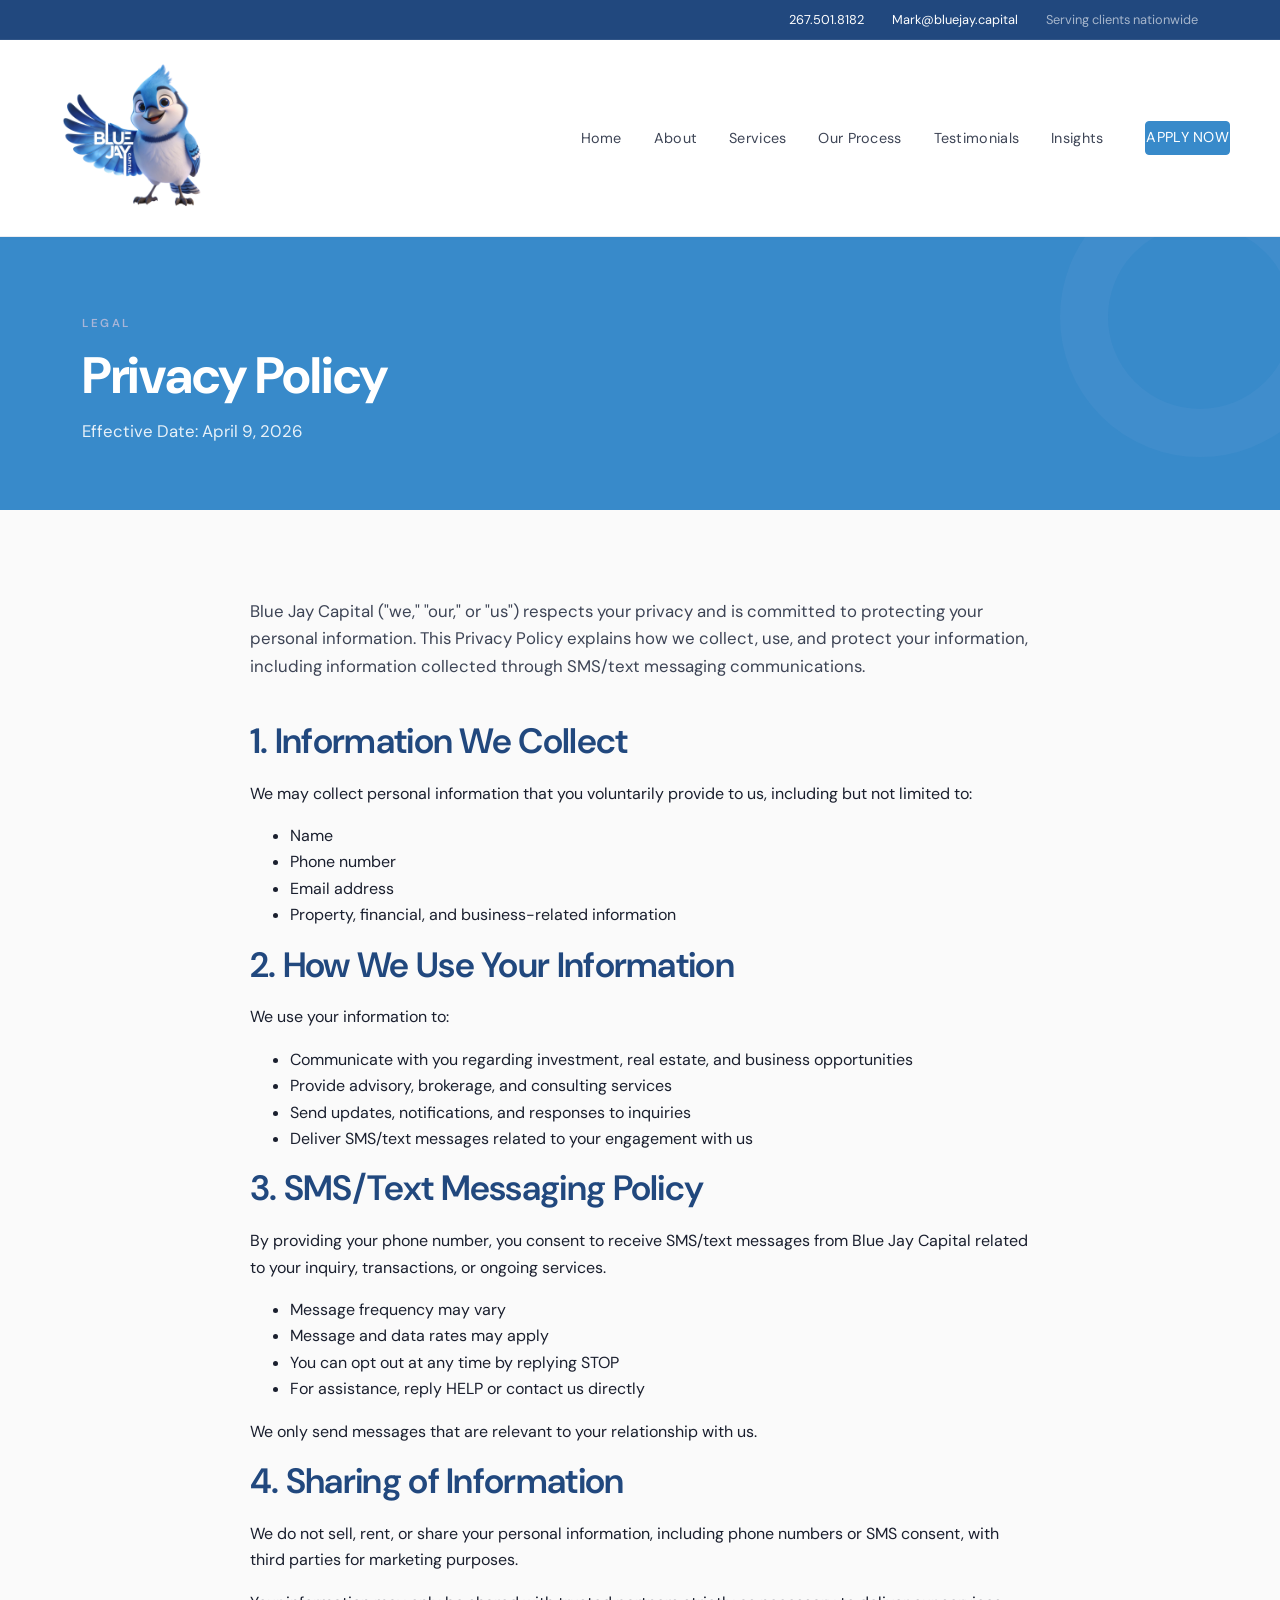
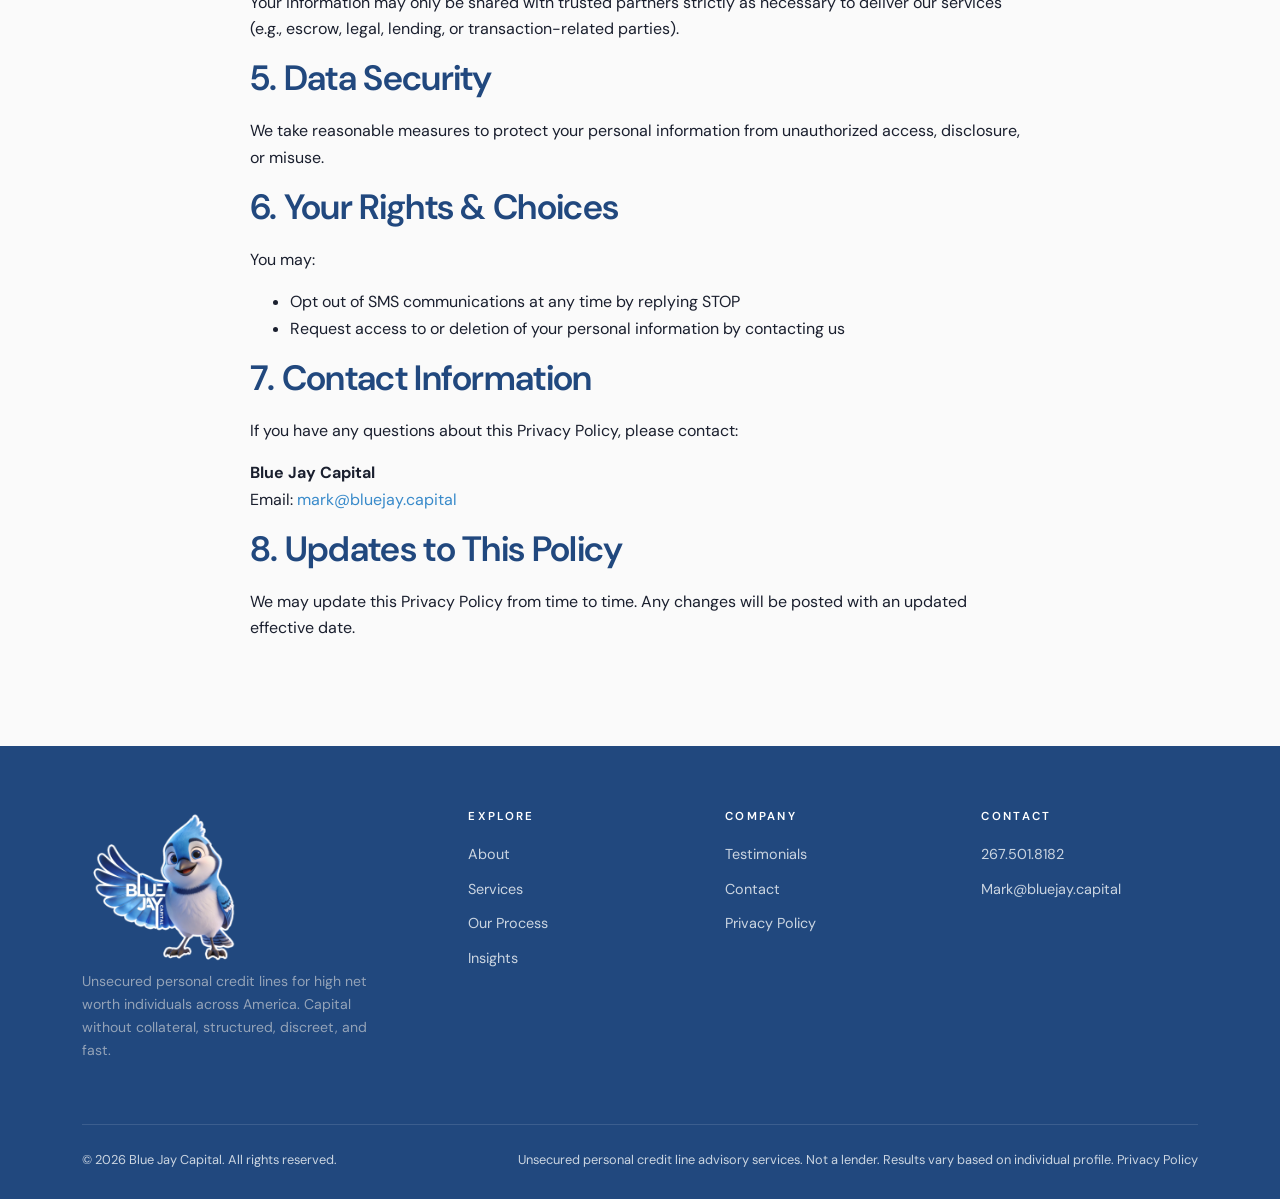
<file: privacy.html>
<!DOCTYPE html>
<html lang="en">
<head>
  <meta charset="UTF-8" />
  <meta name="viewport" content="width=device-width, initial-scale=1.0" />
  <title>Privacy Policy | Blue Jay Capital</title>
  <meta name="description" content="Privacy Policy for Blue Jay Capital, including SMS/text messaging communications policy." />
  <link rel="icon" type="image/x-icon" href="favicon.ico" />
  <link href="https://fonts.googleapis.com/css2?family=DM+Sans:wght@300;400;500;600;700&display=swap" rel="stylesheet" />
  <link rel="stylesheet" href="css/styles.css" />
</head>
<body>

  <div class="topbar">
    <div class="container">
      <a href="tel:+12675018182">267.501.8182</a>
      <a href="mailto:Mark@bluejay.capital">Mark@bluejay.capital</a>
      <span>Serving clients nationwide</span>
    </div>
  </div>

  <header class="site-header">
    <div class="container nav-wrap">
      <a class="brand" href="index.html" aria-label="Blue Jay Capital home">
        <img src="images/logo.svg" alt="Blue Jay Capital" style="height:160px; width:auto;" />
      </a>
      <button class="nav-toggle" aria-label="Toggle menu" aria-controls="nav-links" aria-expanded="false"><span></span><span></span><span></span></button>
      <ul class="nav-links" id="nav-links">
        <li><a href="index.html">Home</a></li>
        <li><a href="about.html">About</a></li>
        <li><a href="services.html">Services</a></li>
        <li><a href="process.html">Our Process</a></li>
        <li><a href="testimonials.html">Testimonials</a></li>
        <li><a href="insights.html">Insights</a></li>
        <li class="nav-cta"><a href="contact.html" class="btn btn-primary">Apply Now</a></li>
      </ul>
    </div>
  </header>

  <section class="page-hero">
    <div class="container">
      <div class="page-hero-inner">
        <span class="eyebrow" style="color:var(--blue-pale);">Legal</span>
        <h1>Privacy Policy</h1>
        <p>Effective Date: April 9, 2026</p>
      </div>
    </div>
  </section>

  <section>
    <div class="container">
      <div style="max-width: 780px; margin: 0 auto;">

        <p style="font-size:1.05rem; color:var(--text-mid); margin-bottom: 40px;">Blue Jay Capital ("we," "our," or "us") respects your privacy and is committed to protecting your personal information. This Privacy Policy explains how we collect, use, and protect your information, including information collected through SMS/text messaging communications.</p>

        <div class="policy-section">
          <h2>1. Information We Collect</h2>
          <p>We may collect personal information that you voluntarily provide to us, including but not limited to:</p>
          <ul>
            <li>Name</li>
            <li>Phone number</li>
            <li>Email address</li>
            <li>Property, financial, and business-related information</li>
          </ul>
        </div>

        <div class="policy-section">
          <h2>2. How We Use Your Information</h2>
          <p>We use your information to:</p>
          <ul>
            <li>Communicate with you regarding investment, real estate, and business opportunities</li>
            <li>Provide advisory, brokerage, and consulting services</li>
            <li>Send updates, notifications, and responses to inquiries</li>
            <li>Deliver SMS/text messages related to your engagement with us</li>
          </ul>
        </div>

        <div class="policy-section">
          <h2>3. SMS/Text Messaging Policy</h2>
          <p>By providing your phone number, you consent to receive SMS/text messages from Blue Jay Capital related to your inquiry, transactions, or ongoing services.</p>
          <ul>
            <li>Message frequency may vary</li>
            <li>Message and data rates may apply</li>
            <li>You can opt out at any time by replying STOP</li>
            <li>For assistance, reply HELP or contact us directly</li>
          </ul>
          <p>We only send messages that are relevant to your relationship with us.</p>
        </div>

        <div class="policy-section">
          <h2>4. Sharing of Information</h2>
          <p>We do not sell, rent, or share your personal information, including phone numbers or SMS consent, with third parties for marketing purposes.</p>
          <p>Your information may only be shared with trusted partners strictly as necessary to deliver our services (e.g., escrow, legal, lending, or transaction-related parties).</p>
        </div>

        <div class="policy-section">
          <h2>5. Data Security</h2>
          <p>We take reasonable measures to protect your personal information from unauthorized access, disclosure, or misuse.</p>
        </div>

        <div class="policy-section">
          <h2>6. Your Rights &amp; Choices</h2>
          <p>You may:</p>
          <ul>
            <li>Opt out of SMS communications at any time by replying STOP</li>
            <li>Request access to or deletion of your personal information by contacting us</li>
          </ul>
        </div>

        <div class="policy-section">
          <h2>7. Contact Information</h2>
          <p>If you have any questions about this Privacy Policy, please contact:</p>
          <p><strong>Blue Jay Capital</strong><br />
          Email: <a href="mailto:mark@bluejay.capital">mark@bluejay.capital</a></p>
        </div>

        <div class="policy-section">
          <h2>8. Updates to This Policy</h2>
          <p>We may update this Privacy Policy from time to time. Any changes will be posted with an updated effective date.</p>
        </div>

      </div>
    </div>
  </section>

  <footer class="site-footer">
    <div class="container">
      <div class="footer-grid">
        <div class="footer-brand">
          <a class="brand" href="index.html">
            <img src="images/logo.svg" alt="Blue Jay Capital" style="height:160px; width:auto;" />
          </a>
          <p>Unsecured personal credit lines for high net worth individuals across America. Capital without collateral, structured, discreet, and fast.</p>
        </div>
        <div><h4>Explore</h4><ul><li><a href="about.html">About</a></li><li><a href="services.html">Services</a></li><li><a href="process.html">Our Process</a></li><li><a href="insights.html">Insights</a></li></ul></div>
        <div><h4>Company</h4><ul><li><a href="testimonials.html">Testimonials</a></li><li><a href="contact.html">Contact</a></li><li><a href="privacy.html">Privacy Policy</a></li></ul></div>
        <div><h4>Contact</h4><ul><li><a href="tel:+12675018182">267.501.8182</a></li><li><a href="mailto:Mark@bluejay.capital">Mark@bluejay.capital</a></li></ul></div>
      </div>
      <div class="footer-bottom">
        <span>&copy; <span id="year">2026</span> Blue Jay Capital. All rights reserved.</span>
        <span>Unsecured personal credit line advisory services. Not a lender. Results vary based on individual profile. <a href="privacy.html" style="color:#cbd5e1;">Privacy Policy</a></span>
      </div>
    </div>
  </footer>

  <script src="js/main.js"></script>
</body>
</html>
</file>
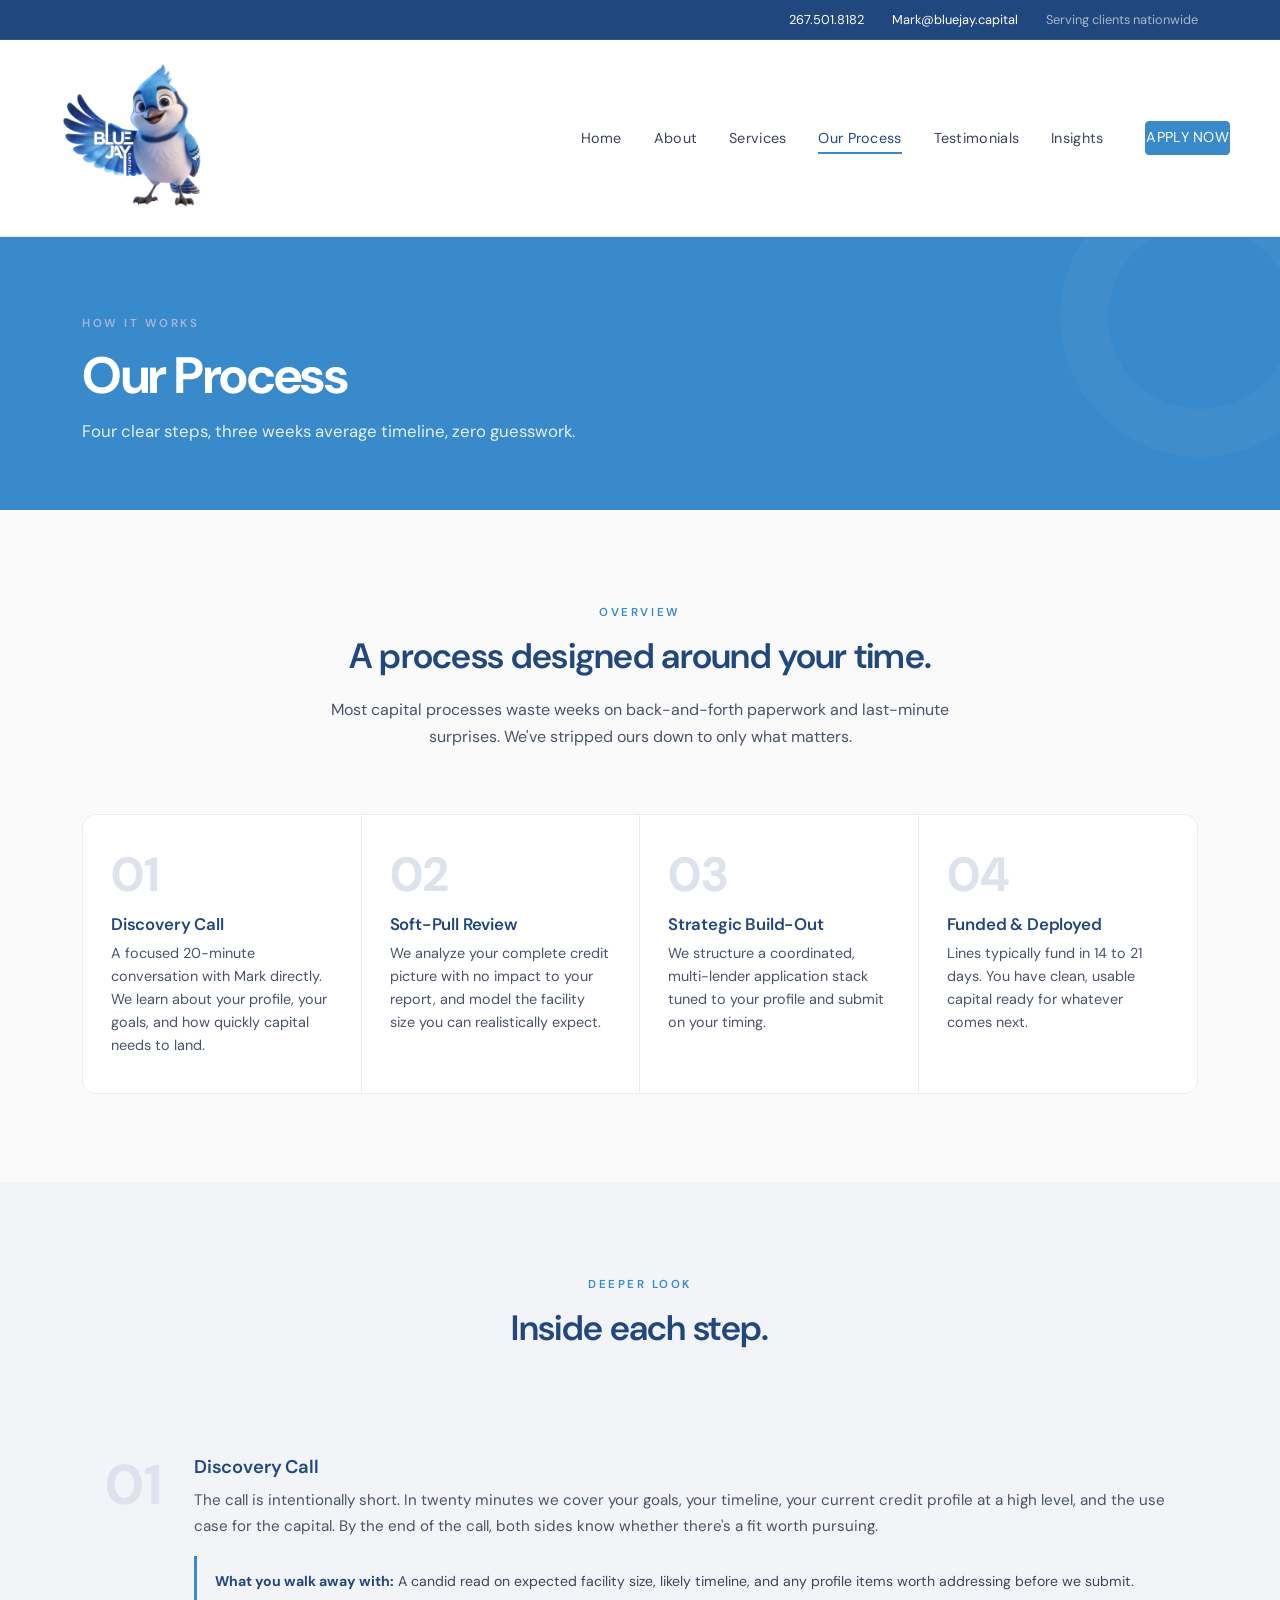
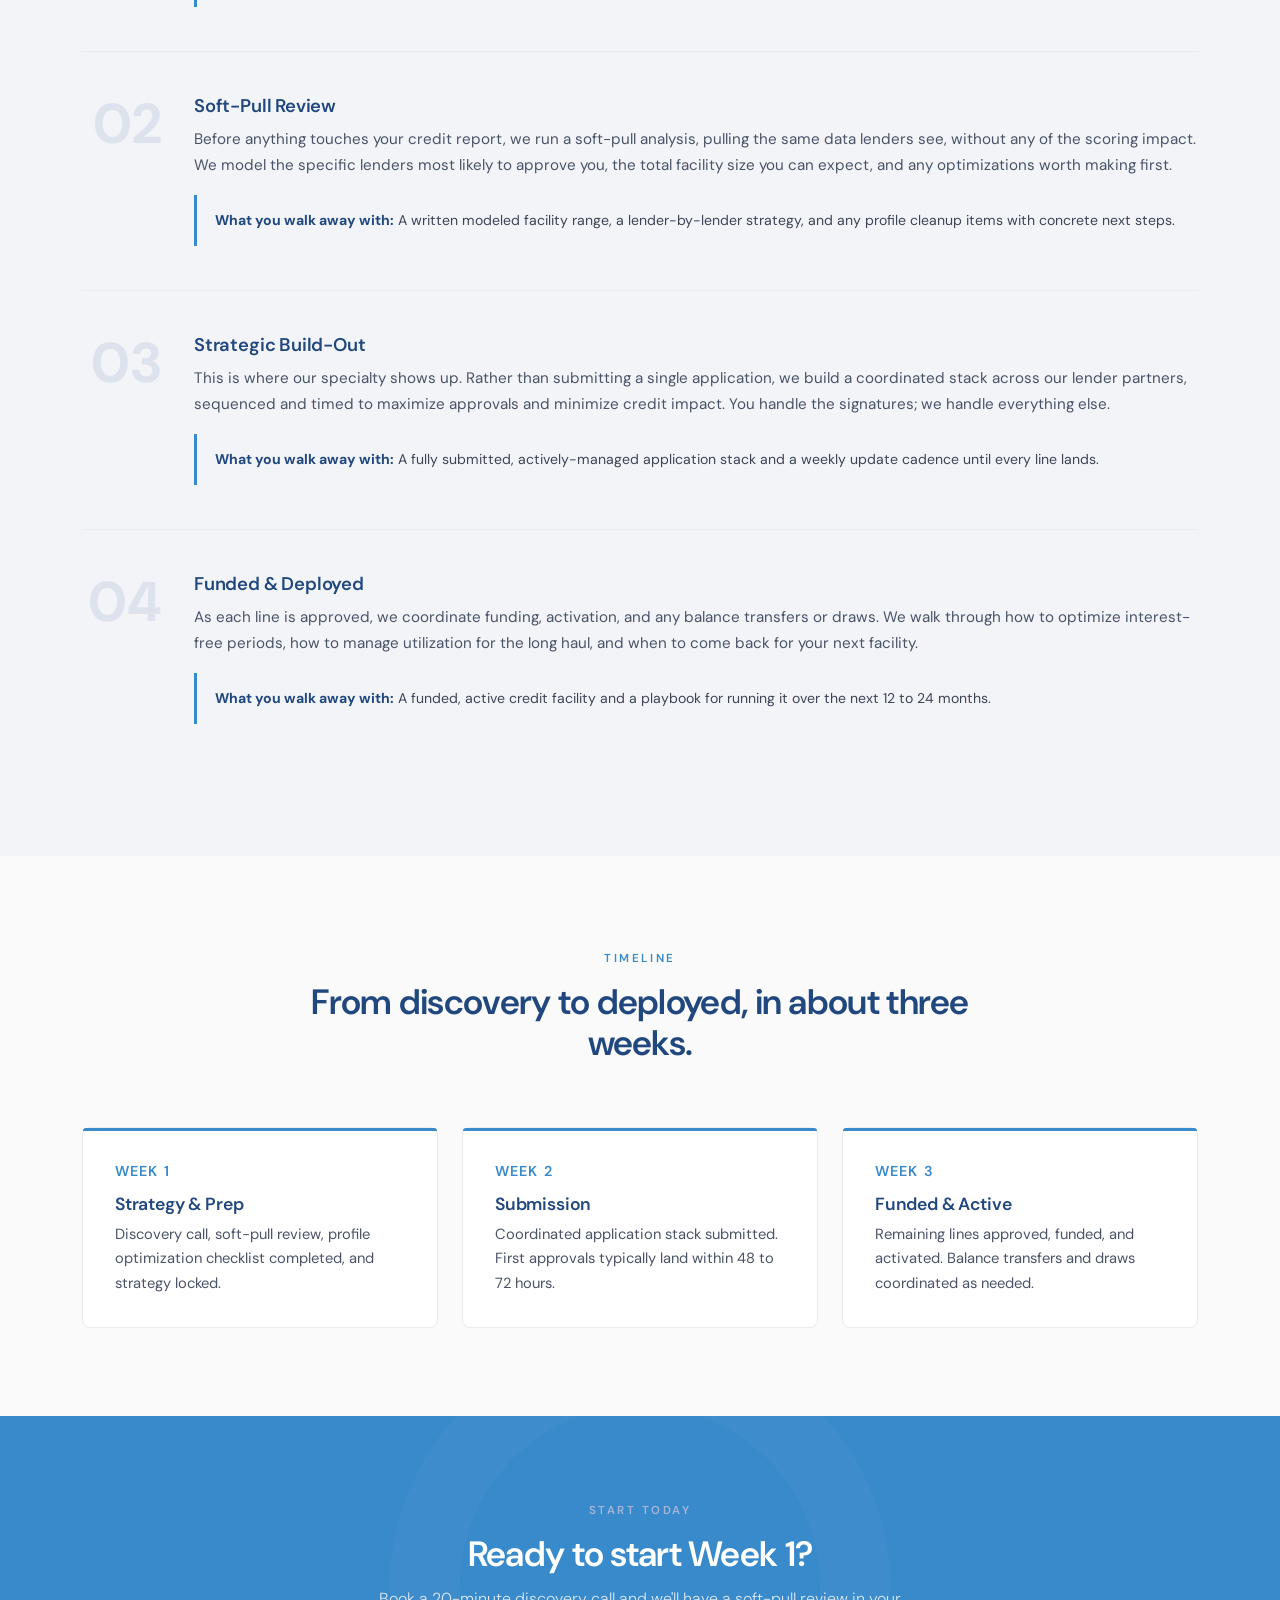
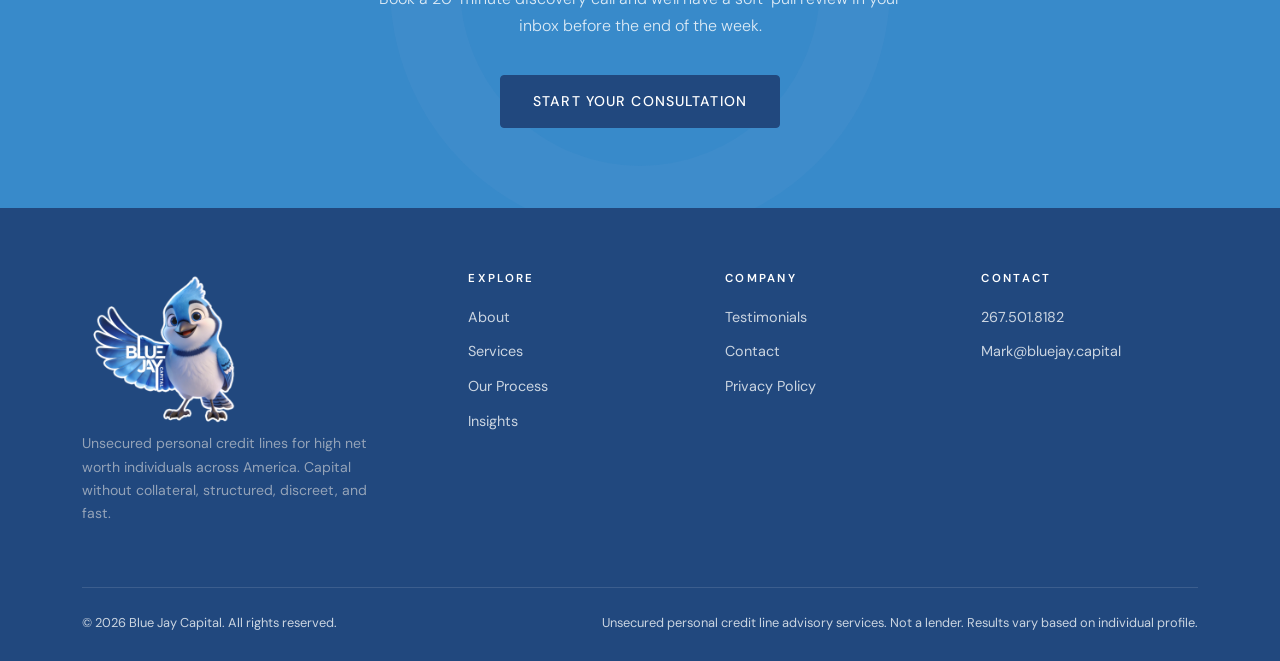
<file: process.html>
<!DOCTYPE html>
<html lang="en">
<head>
  <meta charset="UTF-8" />
  <link rel="icon" type="image/x-icon" href="favicon.ico" />
  <meta name="viewport" content="width=device-width, initial-scale=1.0" />
  <title>Our Process | Blue Jay Capital</title>
  <meta name="description" content="From first call to funded capital in under 21 days. See how Blue Jay Capital structures unsecured personal credit lines, step by step." />
  <link href="https://fonts.googleapis.com/css2?family=DM+Sans:wght@300;400;500;600;700&display=swap" rel="stylesheet" />
  <link rel="stylesheet" href="css/styles.css" />
</head>
<body>

  <div class="topbar">
    <div class="container">
      <a href="tel:+12675018182">267.501.8182</a>
      <a href="mailto:Mark@bluejay.capital">Mark@bluejay.capital</a>
      <span>Serving clients nationwide</span>
    </div>
  </div>

  <header class="site-header">
    <div class="container nav-wrap">
      <a class="brand" href="index.html" aria-label="Blue Jay Capital home">
        <img src="images/logo.svg" alt="Blue Jay Capital" style="height:160px; width:auto;" />
      </a>
      <button class="nav-toggle" aria-label="Toggle menu" aria-controls="nav-links" aria-expanded="false"><span></span><span></span><span></span></button>
      <ul class="nav-links" id="nav-links">
        <li><a href="index.html">Home</a></li>
        <li><a href="about.html">About</a></li>
        <li><a href="services.html">Services</a></li>
        <li><a href="process.html">Our Process</a></li>
        <li><a href="testimonials.html">Testimonials</a></li>
        <li><a href="insights.html">Insights</a></li>
        <li class="nav-cta"><a href="contact.html" class="btn btn-primary">Apply Now</a></li>
      </ul>
    </div>
  </header>

  <section class="page-hero">
    <div class="container">
      <div class="page-hero-inner">
        <span class="eyebrow" style="color:var(--blue-pale);">How It Works</span>
        <h1>Our Process</h1>
        <p>Four clear steps, three weeks average timeline, zero guesswork.</p>
      </div>
    </div>
  </section>

  <!-- OVERVIEW STEPS -->
  <section>
    <div class="container">
      <div class="section-head reveal">
        <span class="eyebrow">Overview</span>
        <h2>A process designed around your time.</h2>
        <p>Most capital processes waste weeks on back-and-forth paperwork and last-minute surprises. We've stripped ours down to only what matters.</p>
      </div>
      <div class="steps reveal">
        <div class="step">
          <span class="step-num">01</span>
          <h3>Discovery Call</h3>
          <p>A focused 20-minute conversation with Mark directly. We learn about your profile, your goals, and how quickly capital needs to land.</p>
        </div>
        <div class="step">
          <span class="step-num">02</span>
          <h3>Soft-Pull Review</h3>
          <p>We analyze your complete credit picture with no impact to your report, and model the facility size you can realistically expect.</p>
        </div>
        <div class="step">
          <span class="step-num">03</span>
          <h3>Strategic Build-Out</h3>
          <p>We structure a coordinated, multi-lender application stack tuned to your profile and submit on your timing.</p>
        </div>
        <div class="step">
          <span class="step-num">04</span>
          <h3>Funded &amp; Deployed</h3>
          <p>Lines typically fund in 14 to 21 days. You have clean, usable capital ready for whatever comes next.</p>
        </div>
      </div>
    </div>
  </section>

  <!-- DEEP DIVE -->
  <section class="bg-soft">
    <div class="container">
      <div class="section-head reveal">
        <span class="eyebrow">Deeper Look</span>
        <h2>Inside each step.</h2>
      </div>

      <div class="process-detail reveal">
        <div class="process-num">01</div>
        <div class="process-content">
          <h3>Discovery Call</h3>
          <p>The call is intentionally short. In twenty minutes we cover your goals, your timeline, your current credit profile at a high level, and the use case for the capital. By the end of the call, both sides know whether there's a fit worth pursuing.</p>
          <div class="process-outcome"><strong>What you walk away with:</strong> A candid read on expected facility size, likely timeline, and any profile items worth addressing before we submit.</div>
        </div>
      </div>

      <div class="process-detail reveal">
        <div class="process-num">02</div>
        <div class="process-content">
          <h3>Soft-Pull Review</h3>
          <p>Before anything touches your credit report, we run a soft-pull analysis, pulling the same data lenders see, without any of the scoring impact. We model the specific lenders most likely to approve you, the total facility size you can expect, and any optimizations worth making first.</p>
          <div class="process-outcome"><strong>What you walk away with:</strong> A written modeled facility range, a lender-by-lender strategy, and any profile cleanup items with concrete next steps.</div>
        </div>
      </div>

      <div class="process-detail reveal">
        <div class="process-num">03</div>
        <div class="process-content">
          <h3>Strategic Build-Out</h3>
          <p>This is where our specialty shows up. Rather than submitting a single application, we build a coordinated stack across our lender partners, sequenced and timed to maximize approvals and minimize credit impact. You handle the signatures; we handle everything else.</p>
          <div class="process-outcome"><strong>What you walk away with:</strong> A fully submitted, actively-managed application stack and a weekly update cadence until every line lands.</div>
        </div>
      </div>

      <div class="process-detail reveal">
        <div class="process-num">04</div>
        <div class="process-content">
          <h3>Funded &amp; Deployed</h3>
          <p>As each line is approved, we coordinate funding, activation, and any balance transfers or draws. We walk through how to optimize interest-free periods, how to manage utilization for the long haul, and when to come back for your next facility.</p>
          <div class="process-outcome"><strong>What you walk away with:</strong> A funded, active credit facility and a playbook for running it over the next 12 to 24 months.</div>
        </div>
      </div>
    </div>
  </section>

  <!-- TIMELINE -->
  <section>
    <div class="container">
      <div class="section-head reveal">
        <span class="eyebrow">Timeline</span>
        <h2>From discovery to deployed, in about three weeks.</h2>
      </div>
      <div class="timeline-cards reveal">
        <div class="timeline-card">
          <span class="timeline-week">Week 1</span>
          <h3>Strategy &amp; Prep</h3>
          <p>Discovery call, soft-pull review, profile optimization checklist completed, and strategy locked.</p>
        </div>
        <div class="timeline-card">
          <span class="timeline-week">Week 2</span>
          <h3>Submission</h3>
          <p>Coordinated application stack submitted. First approvals typically land within 48 to 72 hours.</p>
        </div>
        <div class="timeline-card">
          <span class="timeline-week">Week 3</span>
          <h3>Funded &amp; Active</h3>
          <p>Remaining lines approved, funded, and activated. Balance transfers and draws coordinated as needed.</p>
        </div>
      </div>
    </div>
  </section>

  <section class="cta-banner">
    <div class="cta-banner-inner">
      <span class="eyebrow" style="color: var(--blue-pale);">Start Today</span>
      <h2>Ready to start Week 1?</h2>
      <p>Book a 20-minute discovery call and we'll have a soft-pull review in your inbox before the end of the week.</p>
      <a href="contact.html" class="btn btn-primary">Start Your Consultation</a>
    </div>
  </section>

  <footer class="site-footer">
    <div class="container">
      <div class="footer-grid">
        <div class="footer-brand">
          <a class="brand" href="index.html">
            <img src="images/logo.svg" alt="Blue Jay Capital" style="height:160px; width:auto;" />
          </a>
          <p>Unsecured personal credit lines for high net worth individuals across America. Capital without collateral, structured, discreet, and fast.</p>
        </div>
        <div><h4>Explore</h4><ul><li><a href="about.html">About</a></li><li><a href="services.html">Services</a></li><li><a href="process.html">Our Process</a></li><li><a href="insights.html">Insights</a></li></ul></div>
        <div><h4>Company</h4><ul><li><a href="testimonials.html">Testimonials</a></li><li><a href="contact.html">Contact</a></li><li><a href="privacy.html">Privacy Policy</a></li></ul></div>
        <div><h4>Contact</h4><ul><li><a href="tel:+12675018182">267.501.8182</a></li><li><a href="mailto:Mark@bluejay.capital">Mark@bluejay.capital</a></li></ul></div>
      </div>
      <div class="footer-bottom">
        <span>&copy; <span id="year">2026</span> Blue Jay Capital. All rights reserved.</span>
        <span>Unsecured personal credit line advisory services. Not a lender. Results vary based on individual profile.</span>
      </div>
    </div>
  </footer>

  <script src="js/main.js"></script>
</body>
</html>
</file>
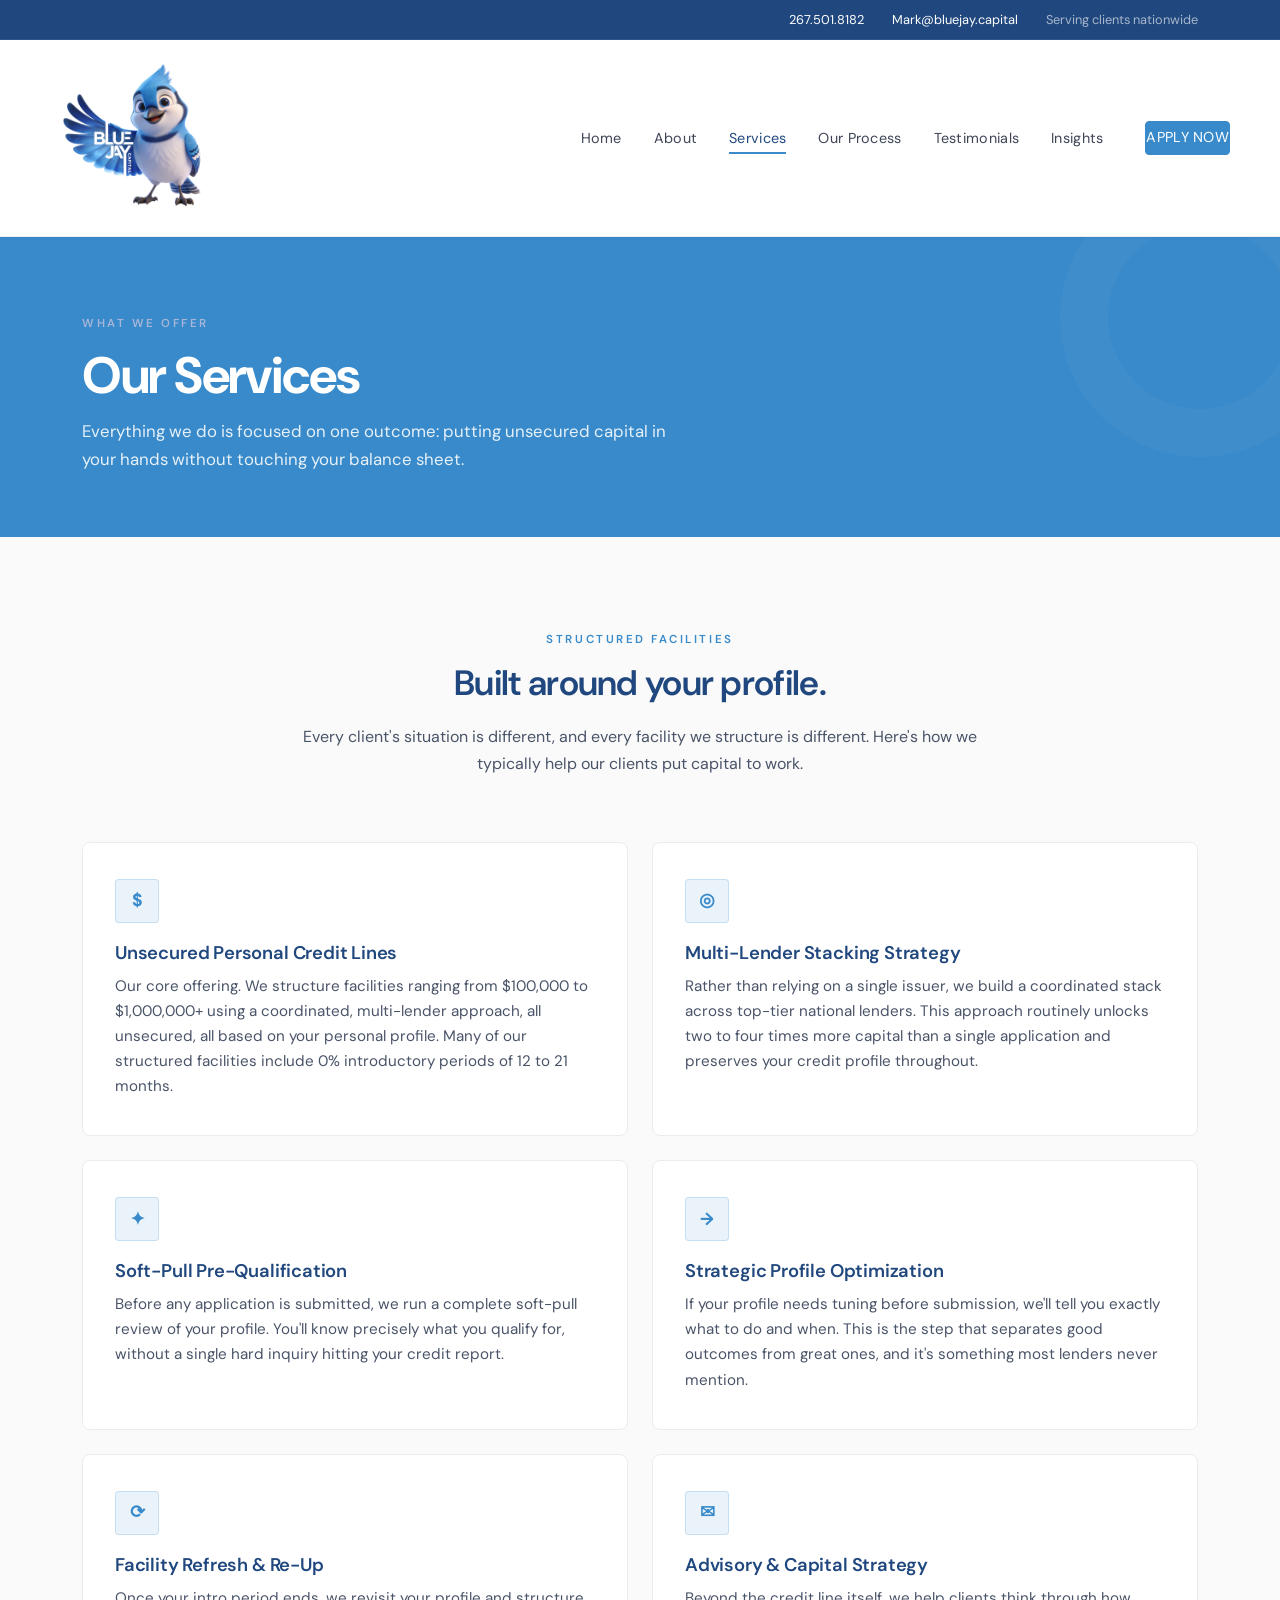
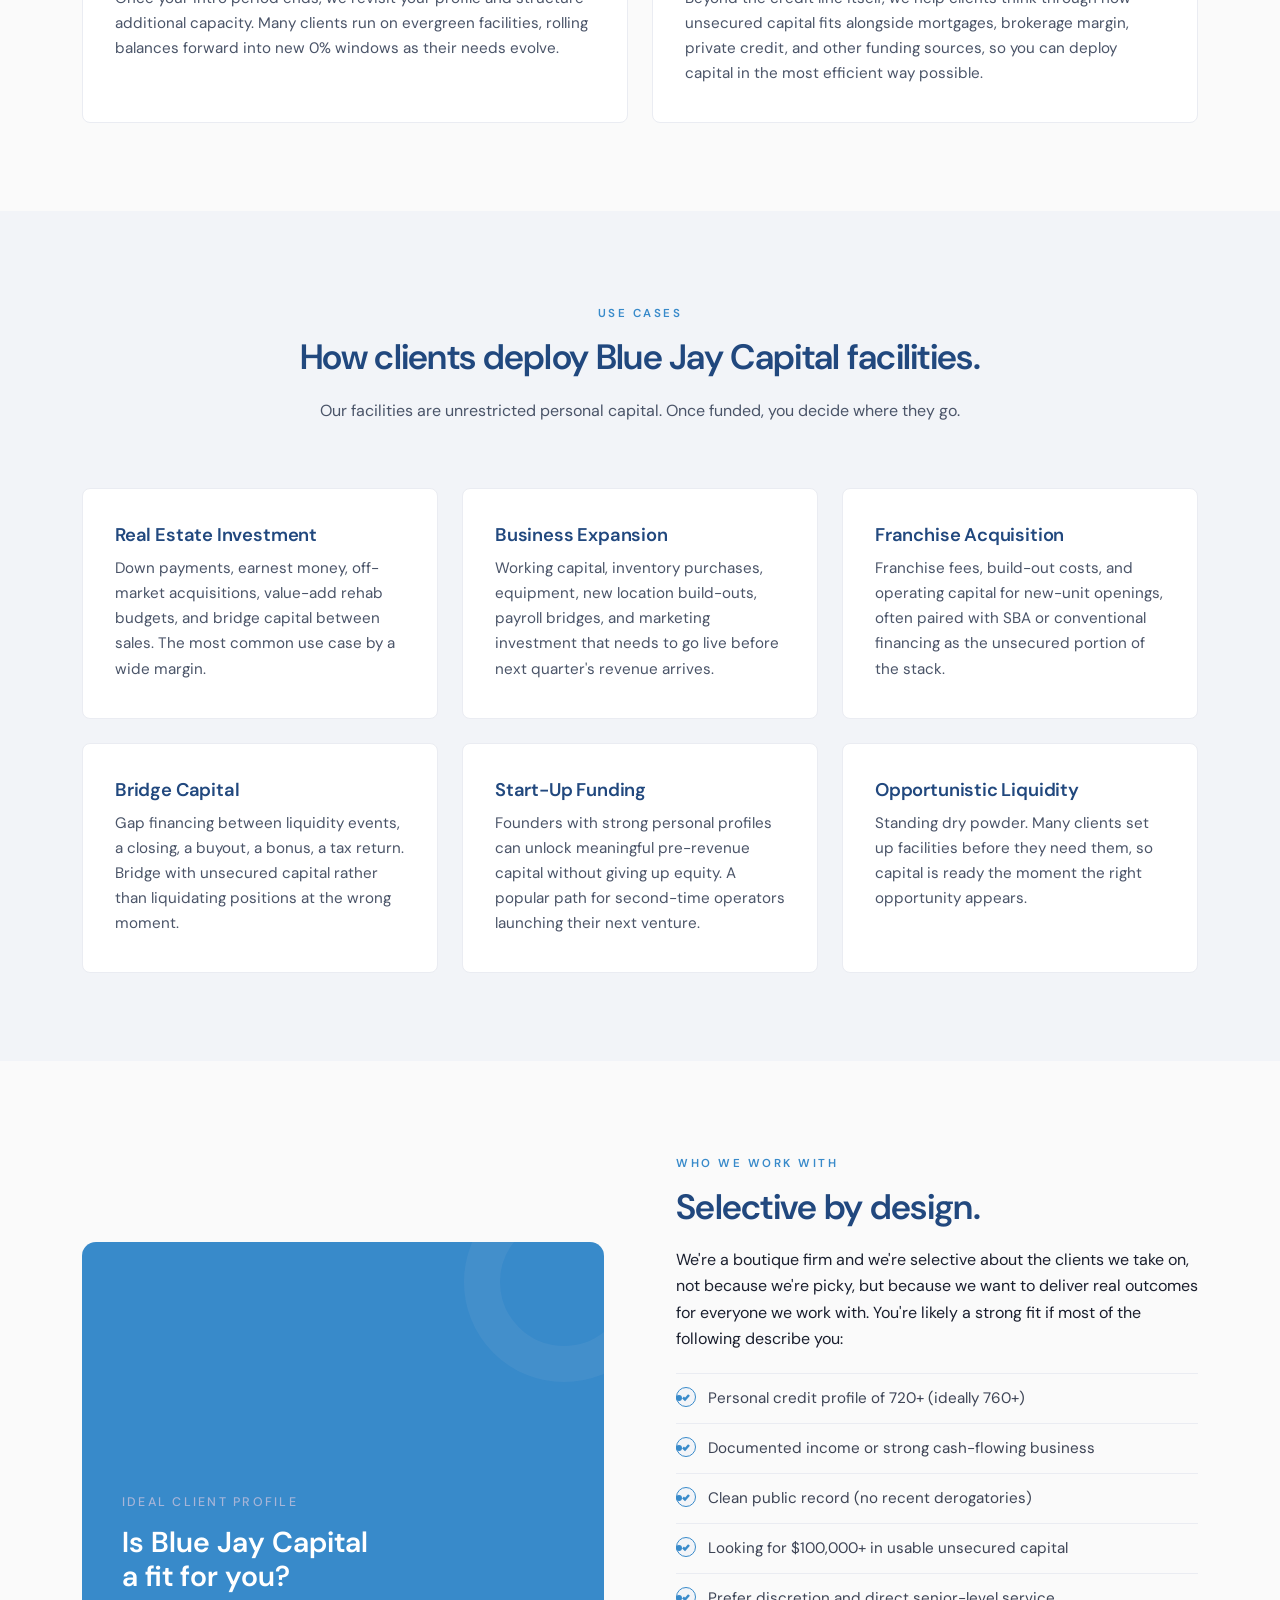
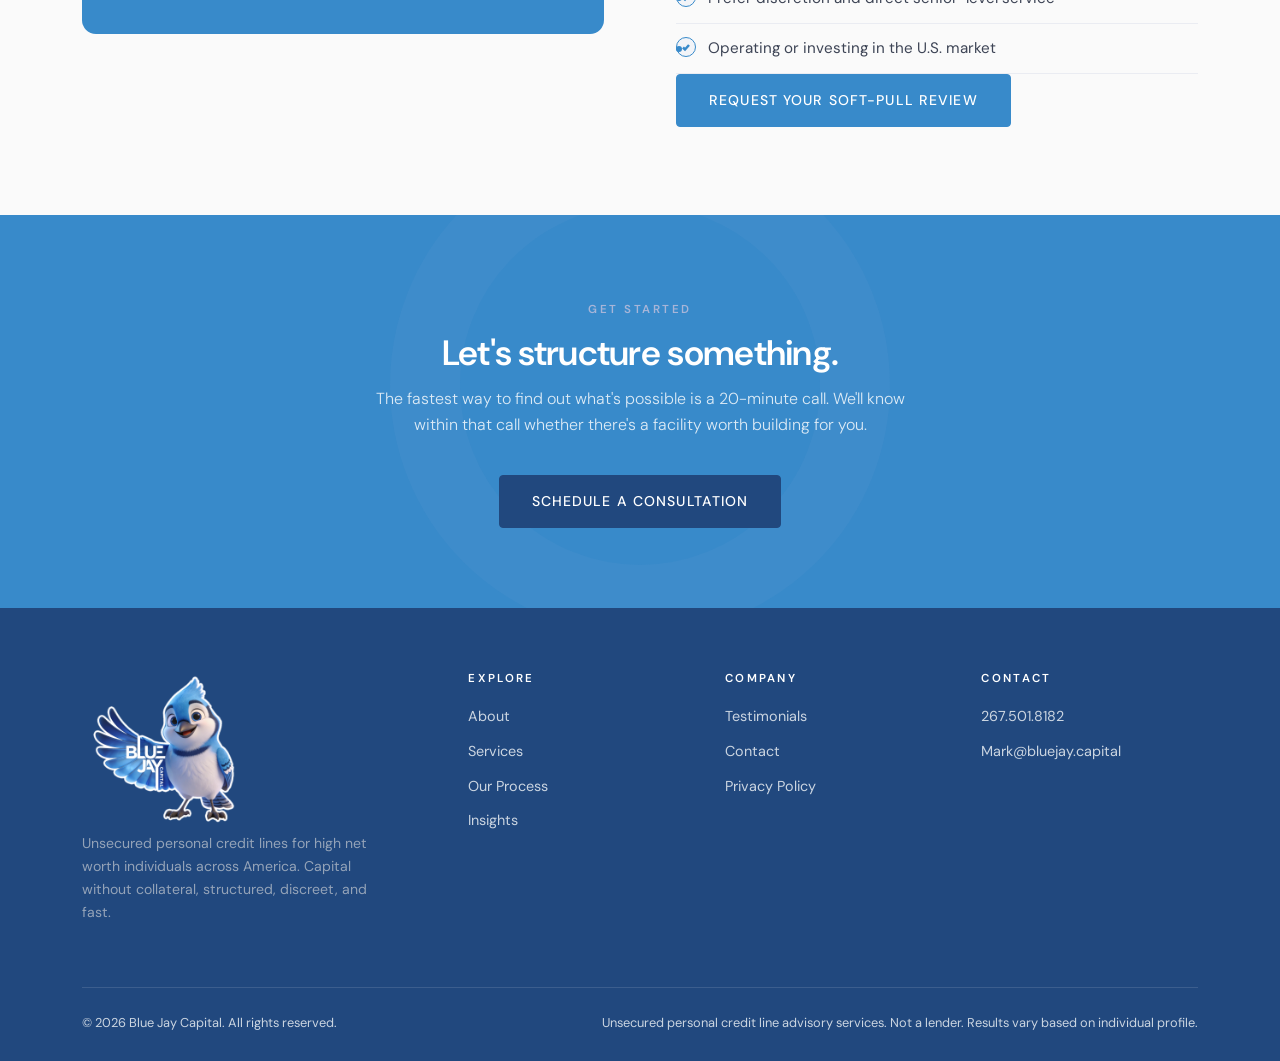
<file: services.html>
<!DOCTYPE html>
<html lang="en">
<head>
  <meta charset="UTF-8" />
  <link rel="icon" type="image/x-icon" href="favicon.ico" />
  <meta name="viewport" content="width=device-width, initial-scale=1.0" />
  <title>Services | Blue Jay Capital, Unsecured Personal Credit Lines</title>
  <meta name="description" content="Unsecured personal credit lines from $100K to $1M+, structured for real estate investors, business owners, and high net worth individuals." />
  <link href="https://fonts.googleapis.com/css2?family=DM+Sans:wght@300;400;500;600;700&display=swap" rel="stylesheet" />
  <link rel="stylesheet" href="css/styles.css" />
</head>
<body>

  <div class="topbar">
    <div class="container">
      <a href="tel:+12675018182">267.501.8182</a>
      <a href="mailto:Mark@bluejay.capital">Mark@bluejay.capital</a>
      <span>Serving clients nationwide</span>
    </div>
  </div>

  <header class="site-header">
    <div class="container nav-wrap">
      <a class="brand" href="index.html" aria-label="Blue Jay Capital home">
        <img src="images/logo.svg" alt="Blue Jay Capital" style="height:160px; width:auto;" />
      </a>
      <button class="nav-toggle" aria-label="Toggle menu" aria-controls="nav-links" aria-expanded="false"><span></span><span></span><span></span></button>
      <ul class="nav-links" id="nav-links">
        <li><a href="index.html">Home</a></li>
        <li><a href="about.html">About</a></li>
        <li><a href="services.html">Services</a></li>
        <li><a href="process.html">Our Process</a></li>
        <li><a href="testimonials.html">Testimonials</a></li>
        <li><a href="insights.html">Insights</a></li>
        <li class="nav-cta"><a href="contact.html" class="btn btn-primary">Apply Now</a></li>
      </ul>
    </div>
  </header>

  <section class="page-hero">
    <div class="container">
      <div class="page-hero-inner">
        <span class="eyebrow" style="color:var(--blue-pale);">What We Offer</span>
        <h1>Our Services</h1>
        <p>Everything we do is focused on one outcome: putting unsecured capital in your hands without touching your balance sheet.</p>
      </div>
    </div>
  </section>

  <!-- SERVICES GRID -->
  <section>
    <div class="container">
      <div class="section-head reveal">
        <span class="eyebrow">Structured Facilities</span>
        <h2>Built around your profile.</h2>
        <p>Every client's situation is different, and every facility we structure is different. Here's how we typically help our clients put capital to work.</p>
      </div>

      <div class="grid grid-2">
        <div class="card reveal">
          <div class="icon">$</div>
          <h3>Unsecured Personal Credit Lines</h3>
          <p>Our core offering. We structure facilities ranging from $100,000 to $1,000,000+ using a coordinated, multi-lender approach, all unsecured, all based on your personal profile. Many of our structured facilities include 0% introductory periods of 12 to 21 months.</p>
        </div>
        <div class="card reveal reveal-delay-1">
          <div class="icon">◎</div>
          <h3>Multi-Lender Stacking Strategy</h3>
          <p>Rather than relying on a single issuer, we build a coordinated stack across top-tier national lenders. This approach routinely unlocks two to four times more capital than a single application and preserves your credit profile throughout.</p>
        </div>
        <div class="card reveal">
          <div class="icon">✦</div>
          <h3>Soft-Pull Pre-Qualification</h3>
          <p>Before any application is submitted, we run a complete soft-pull review of your profile. You'll know precisely what you qualify for, without a single hard inquiry hitting your credit report.</p>
        </div>
        <div class="card reveal reveal-delay-1">
          <div class="icon">→</div>
          <h3>Strategic Profile Optimization</h3>
          <p>If your profile needs tuning before submission, we'll tell you exactly what to do and when. This is the step that separates good outcomes from great ones, and it's something most lenders never mention.</p>
        </div>
        <div class="card reveal">
          <div class="icon">⟳</div>
          <h3>Facility Refresh &amp; Re-Up</h3>
          <p>Once your intro period ends, we revisit your profile and structure additional capacity. Many clients run on evergreen facilities, rolling balances forward into new 0% windows as their needs evolve.</p>
        </div>
        <div class="card reveal reveal-delay-1">
          <div class="icon">✉</div>
          <h3>Advisory &amp; Capital Strategy</h3>
          <p>Beyond the credit line itself, we help clients think through how unsecured capital fits alongside mortgages, brokerage margin, private credit, and other funding sources, so you can deploy capital in the most efficient way possible.</p>
        </div>
      </div>
    </div>
  </section>

  <!-- USE CASES -->
  <section class="bg-soft">
    <div class="container">
      <div class="section-head reveal">
        <span class="eyebrow">Use Cases</span>
        <h2>How clients deploy Blue Jay Capital facilities.</h2>
        <p>Our facilities are unrestricted personal capital. Once funded, you decide where they go.</p>
      </div>
      <div class="grid grid-3">
        <div class="card reveal">
          <h3>Real Estate Investment</h3>
          <p>Down payments, earnest money, off-market acquisitions, value-add rehab budgets, and bridge capital between sales. The most common use case by a wide margin.</p>
        </div>
        <div class="card reveal reveal-delay-1">
          <h3>Business Expansion</h3>
          <p>Working capital, inventory purchases, equipment, new location build-outs, payroll bridges, and marketing investment that needs to go live before next quarter's revenue arrives.</p>
        </div>
        <div class="card reveal reveal-delay-2">
          <h3>Franchise Acquisition</h3>
          <p>Franchise fees, build-out costs, and operating capital for new-unit openings, often paired with SBA or conventional financing as the unsecured portion of the stack.</p>
        </div>
        <div class="card reveal">
          <h3>Bridge Capital</h3>
          <p>Gap financing between liquidity events, a closing, a buyout, a bonus, a tax return. Bridge with unsecured capital rather than liquidating positions at the wrong moment.</p>
        </div>
        <div class="card reveal reveal-delay-1">
          <h3>Start-Up Funding</h3>
          <p>Founders with strong personal profiles can unlock meaningful pre-revenue capital without giving up equity. A popular path for second-time operators launching their next venture.</p>
        </div>
        <div class="card reveal reveal-delay-2">
          <h3>Opportunistic Liquidity</h3>
          <p>Standing dry powder. Many clients set up facilities before they need them, so capital is ready the moment the right opportunity appears.</p>
        </div>
      </div>
    </div>
  </section>

  <!-- WHO WE WORK WITH -->
  <section>
    <div class="container">
      <div class="split reveal">
        <div class="feature-panel">
          <span class="feature-panel-sub">Ideal Client Profile</span>
          <span class="feature-panel-label">Is Blue Jay Capital<br/>a fit for you?</span>
        </div>
        <div>
          <span class="eyebrow">Who We Work With</span>
          <h2>Selective by design.</h2>
          <p>We're a boutique firm and we're selective about the clients we take on, not because we're picky, but because we want to deliver real outcomes for everyone we work with. You're likely a strong fit if most of the following describe you:</p>
          <ul class="fit-list">
            <li>
              <span class="fit-list-check"><svg viewBox="0 0 10 10"><polyline points="2,5.5 4,7.5 8,3"/></svg></span>
              Personal credit profile of 720+ (ideally 760+)
            </li>
            <li>
              <span class="fit-list-check"><svg viewBox="0 0 10 10"><polyline points="2,5.5 4,7.5 8,3"/></svg></span>
              Documented income or strong cash-flowing business
            </li>
            <li>
              <span class="fit-list-check"><svg viewBox="0 0 10 10"><polyline points="2,5.5 4,7.5 8,3"/></svg></span>
              Clean public record (no recent derogatories)
            </li>
            <li>
              <span class="fit-list-check"><svg viewBox="0 0 10 10"><polyline points="2,5.5 4,7.5 8,3"/></svg></span>
              Looking for $100,000+ in usable unsecured capital
            </li>
            <li>
              <span class="fit-list-check"><svg viewBox="0 0 10 10"><polyline points="2,5.5 4,7.5 8,3"/></svg></span>
              Prefer discretion and direct senior-level service
            </li>
            <li>
              <span class="fit-list-check"><svg viewBox="0 0 10 10"><polyline points="2,5.5 4,7.5 8,3"/></svg></span>
              Operating or investing in the U.S. market
            </li>
          </ul>
          <a href="contact.html" class="btn btn-primary">Request Your Soft-Pull Review</a>
        </div>
      </div>
    </div>
  </section>

  <section class="cta-banner">
    <div class="cta-banner-inner">
      <span class="eyebrow" style="color: var(--blue-pale);">Get Started</span>
      <h2>Let's structure something.</h2>
      <p>The fastest way to find out what's possible is a 20-minute call. We'll know within that call whether there's a facility worth building for you.</p>
      <a href="contact.html" class="btn btn-primary">Schedule a Consultation</a>
    </div>
  </section>

  <footer class="site-footer">
    <div class="container">
      <div class="footer-grid">
        <div class="footer-brand">
          <a class="brand" href="index.html">
            <img src="images/logo.svg" alt="Blue Jay Capital" style="height:160px; width:auto;" />
          </a>
          <p>Unsecured personal credit lines for high net worth individuals across America. Capital without collateral, structured, discreet, and fast.</p>
        </div>
        <div><h4>Explore</h4><ul><li><a href="about.html">About</a></li><li><a href="services.html">Services</a></li><li><a href="process.html">Our Process</a></li><li><a href="insights.html">Insights</a></li></ul></div>
        <div><h4>Company</h4><ul><li><a href="testimonials.html">Testimonials</a></li><li><a href="contact.html">Contact</a></li><li><a href="privacy.html">Privacy Policy</a></li></ul></div>
        <div><h4>Contact</h4><ul><li><a href="tel:+12675018182">267.501.8182</a></li><li><a href="mailto:Mark@bluejay.capital">Mark@bluejay.capital</a></li></ul></div>
      </div>
      <div class="footer-bottom">
        <span>&copy; <span id="year">2026</span> Blue Jay Capital. All rights reserved.</span>
        <span>Unsecured personal credit line advisory services. Not a lender. Results vary based on individual profile.</span>
      </div>
    </div>
  </footer>

  <script src="js/main.js"></script>
</body>
</html>
</file>
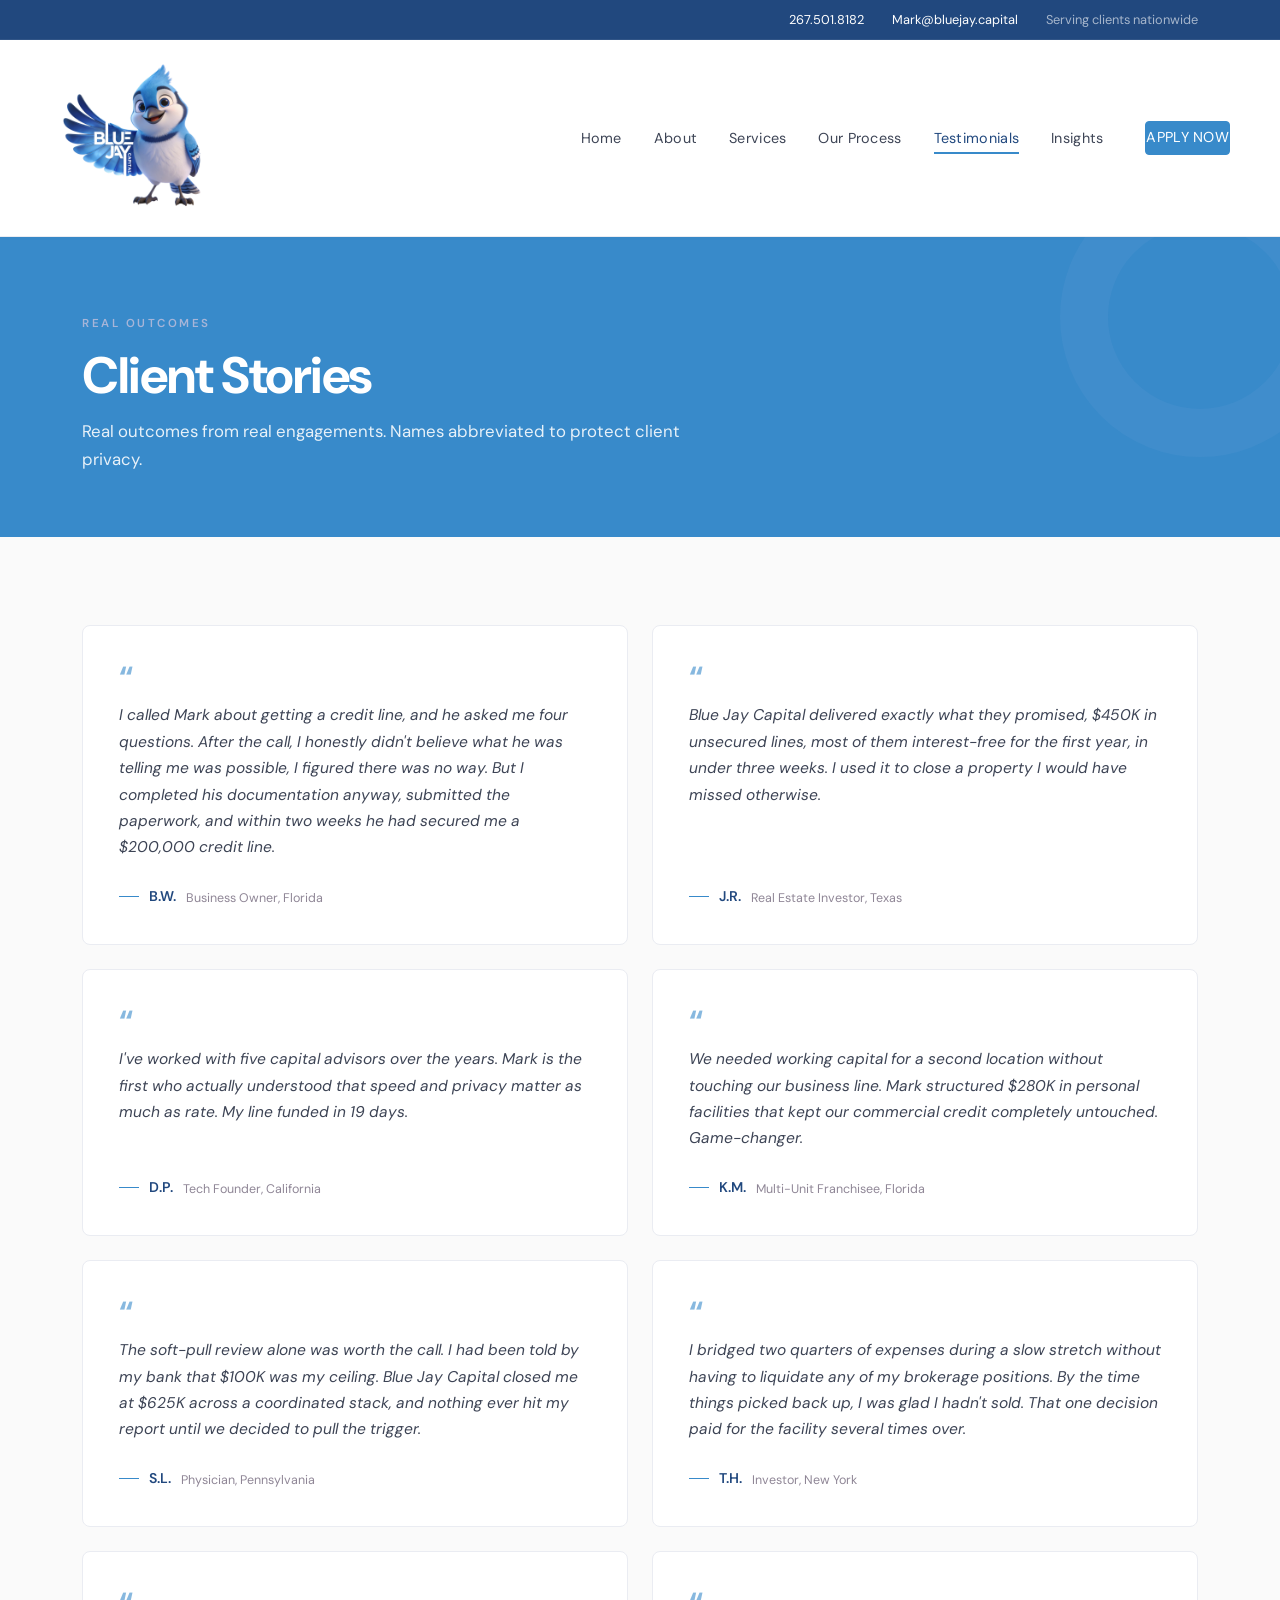
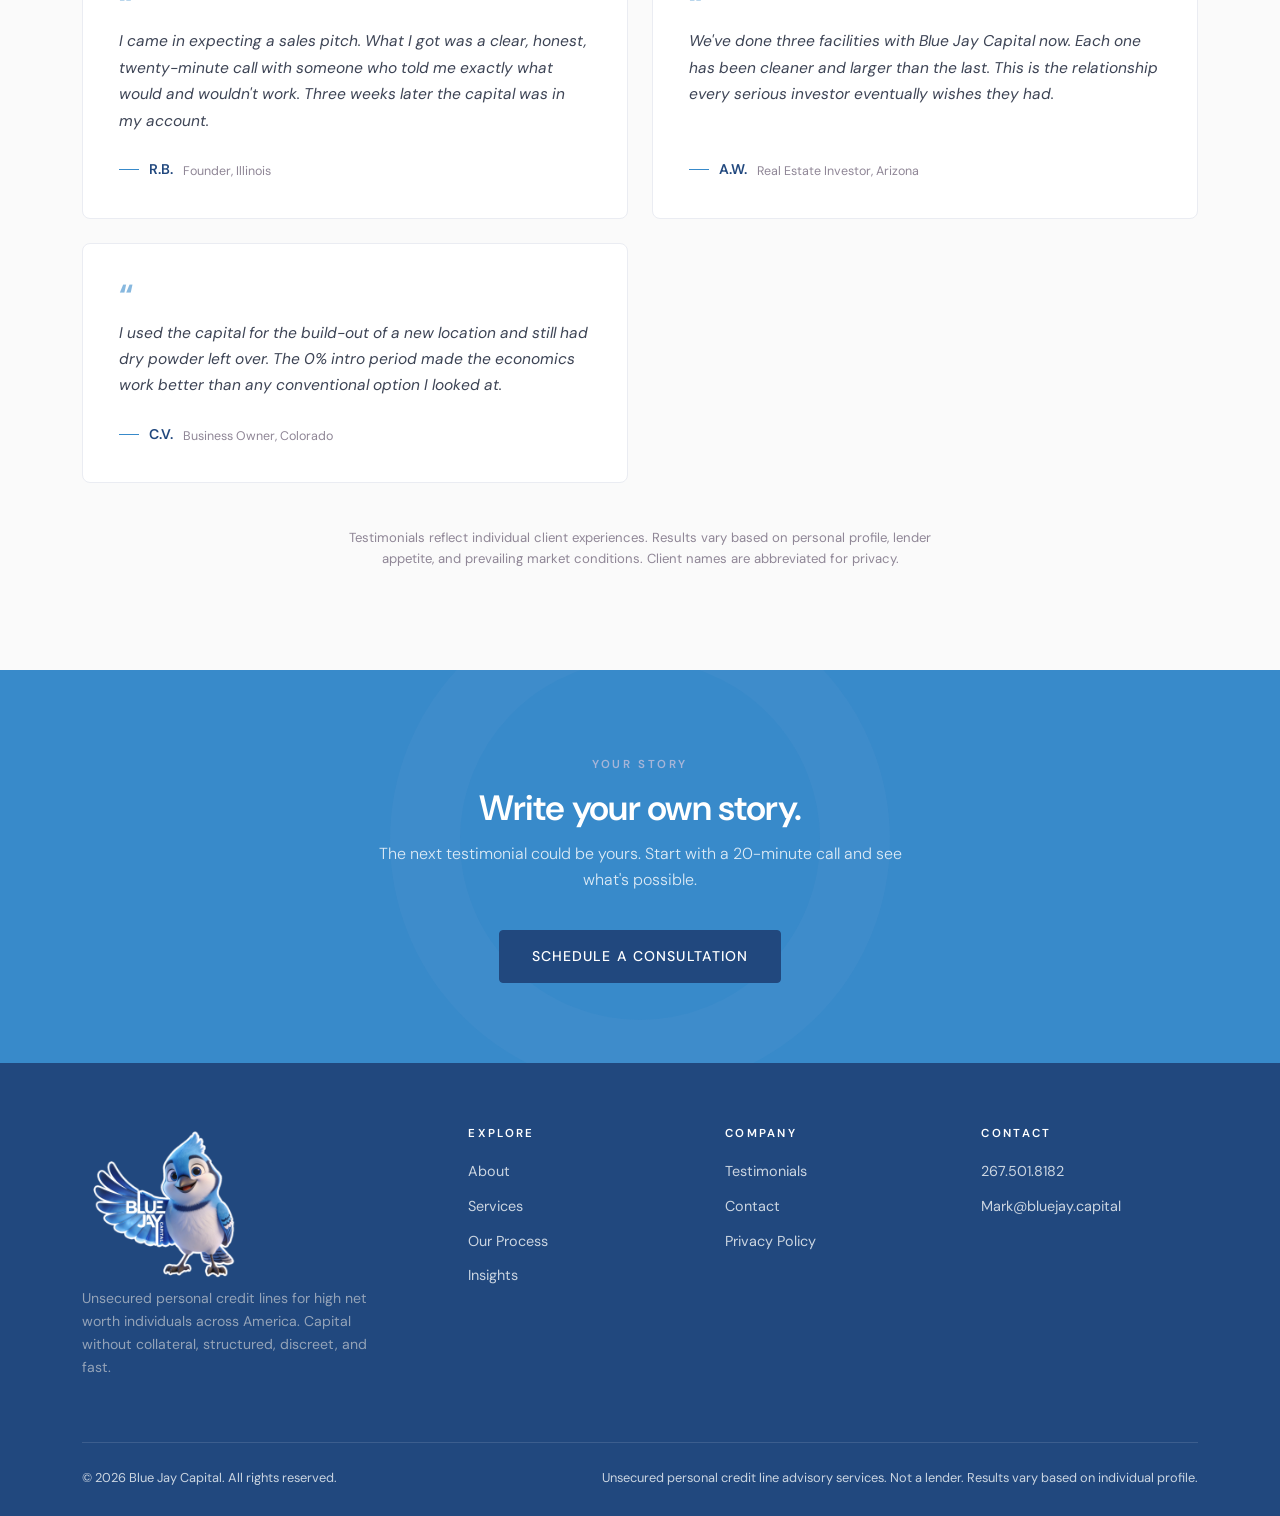
<file: testimonials.html>
<!DOCTYPE html>
<html lang="en">
<head>
  <meta charset="UTF-8" />
  <link rel="icon" type="image/x-icon" href="favicon.ico" />
  <meta name="viewport" content="width=device-width, initial-scale=1.0" />
  <title>Testimonials | Blue Jay Capital Client Stories</title>
  <meta name="description" content="What clients say about working with Blue Jay Capital to unlock unsecured personal credit lines for their next move." />
  <link href="https://fonts.googleapis.com/css2?family=DM+Sans:wght@300;400;500;600;700&display=swap" rel="stylesheet" />
  <link rel="stylesheet" href="css/styles.css" />
</head>
<body>

  <div class="topbar">
    <div class="container">
      <a href="tel:+12675018182">267.501.8182</a>
      <a href="mailto:Mark@bluejay.capital">Mark@bluejay.capital</a>
      <span>Serving clients nationwide</span>
    </div>
  </div>

  <header class="site-header">
    <div class="container nav-wrap">
      <a class="brand" href="index.html" aria-label="Blue Jay Capital home">
        <img src="images/logo.svg" alt="Blue Jay Capital" style="height:160px; width:auto;" />
      </a>
      <button class="nav-toggle" aria-label="Toggle menu" aria-controls="nav-links" aria-expanded="false"><span></span><span></span><span></span></button>
      <ul class="nav-links" id="nav-links">
        <li><a href="index.html">Home</a></li>
        <li><a href="about.html">About</a></li>
        <li><a href="services.html">Services</a></li>
        <li><a href="process.html">Our Process</a></li>
        <li><a href="testimonials.html">Testimonials</a></li>
        <li><a href="insights.html">Insights</a></li>
        <li class="nav-cta"><a href="contact.html" class="btn btn-primary">Apply Now</a></li>
      </ul>
    </div>
  </header>

  <section class="page-hero">
    <div class="container">
      <div class="page-hero-inner">
        <span class="eyebrow" style="color:var(--blue-pale);">Real Outcomes</span>
        <h1>Client Stories</h1>
        <p>Real outcomes from real engagements. Names abbreviated to protect client privacy.</p>
      </div>
    </div>
  </section>

  <!-- TESTIMONIALS GRID -->
  <section>
    <div class="container">
      <div class="grid grid-2">
        <div class="testimonial reveal">
          <span class="testimonial-quote">&ldquo;</span>
          <blockquote>I called Mark about getting a credit line, and he asked me four questions. After the call, I honestly didn't believe what he was telling me was possible, I figured there was no way. But I completed his documentation anyway, submitted the paperwork, and within two weeks he had secured me a $200,000 credit line.</blockquote>
          <cite>B.W.<span class="role">Business Owner, Florida</span></cite>
        </div>
        <div class="testimonial reveal reveal-delay-1">
          <span class="testimonial-quote">&ldquo;</span>
          <blockquote>Blue Jay Capital delivered exactly what they promised, $450K in unsecured lines, most of them interest-free for the first year, in under three weeks. I used it to close a property I would have missed otherwise.</blockquote>
          <cite>J.R.<span class="role">Real Estate Investor, Texas</span></cite>
        </div>
        <div class="testimonial reveal">
          <span class="testimonial-quote">&ldquo;</span>
          <blockquote>I've worked with five capital advisors over the years. Mark is the first who actually understood that speed and privacy matter as much as rate. My line funded in 19 days.</blockquote>
          <cite>D.P.<span class="role">Tech Founder, California</span></cite>
        </div>
        <div class="testimonial reveal reveal-delay-1">
          <span class="testimonial-quote">&ldquo;</span>
          <blockquote>We needed working capital for a second location without touching our business line. Mark structured $280K in personal facilities that kept our commercial credit completely untouched. Game-changer.</blockquote>
          <cite>K.M.<span class="role">Multi-Unit Franchisee, Florida</span></cite>
        </div>
        <div class="testimonial reveal">
          <span class="testimonial-quote">&ldquo;</span>
          <blockquote>The soft-pull review alone was worth the call. I had been told by my bank that $100K was my ceiling. Blue Jay Capital closed me at $625K across a coordinated stack, and nothing ever hit my report until we decided to pull the trigger.</blockquote>
          <cite>S.L.<span class="role">Physician, Pennsylvania</span></cite>
        </div>
        <div class="testimonial reveal reveal-delay-1">
          <span class="testimonial-quote">&ldquo;</span>
          <blockquote>I bridged two quarters of expenses during a slow stretch without having to liquidate any of my brokerage positions. By the time things picked back up, I was glad I hadn't sold. That one decision paid for the facility several times over.</blockquote>
          <cite>T.H.<span class="role">Investor, New York</span></cite>
        </div>
        <div class="testimonial reveal">
          <span class="testimonial-quote">&ldquo;</span>
          <blockquote>I came in expecting a sales pitch. What I got was a clear, honest, twenty-minute call with someone who told me exactly what would and wouldn't work. Three weeks later the capital was in my account.</blockquote>
          <cite>R.B.<span class="role">Founder, Illinois</span></cite>
        </div>
        <div class="testimonial reveal reveal-delay-1">
          <span class="testimonial-quote">&ldquo;</span>
          <blockquote>We've done three facilities with Blue Jay Capital now. Each one has been cleaner and larger than the last. This is the relationship every serious investor eventually wishes they had.</blockquote>
          <cite>A.W.<span class="role">Real Estate Investor, Arizona</span></cite>
        </div>
        <div class="testimonial reveal">
          <span class="testimonial-quote">&ldquo;</span>
          <blockquote>I used the capital for the build-out of a new location and still had dry powder left over. The 0% intro period made the economics work better than any conventional option I looked at.</blockquote>
          <cite>C.V.<span class="role">Business Owner, Colorado</span></cite>
        </div>
      </div>
      <p style="text-align:center; margin-top: 44px; color: var(--text-pale); font-size: 0.82rem; max-width: 600px; margin-left: auto; margin-right: auto; line-height: 1.6;">Testimonials reflect individual client experiences. Results vary based on personal profile, lender appetite, and prevailing market conditions. Client names are abbreviated for privacy.</p>
    </div>
  </section>

  <section class="cta-banner">
    <div class="cta-banner-inner">
      <span class="eyebrow" style="color: var(--blue-pale);">Your Story</span>
      <h2>Write your own story.</h2>
      <p>The next testimonial could be yours. Start with a 20-minute call and see what's possible.</p>
      <a href="contact.html" class="btn btn-primary">Schedule a Consultation</a>
    </div>
  </section>

  <footer class="site-footer">
    <div class="container">
      <div class="footer-grid">
        <div class="footer-brand">
          <a class="brand" href="index.html">
            <img src="images/logo.svg" alt="Blue Jay Capital" style="height:160px; width:auto;" />
          </a>
          <p>Unsecured personal credit lines for high net worth individuals across America. Capital without collateral, structured, discreet, and fast.</p>
        </div>
        <div><h4>Explore</h4><ul><li><a href="about.html">About</a></li><li><a href="services.html">Services</a></li><li><a href="process.html">Our Process</a></li><li><a href="insights.html">Insights</a></li></ul></div>
        <div><h4>Company</h4><ul><li><a href="testimonials.html">Testimonials</a></li><li><a href="contact.html">Contact</a></li><li><a href="privacy.html">Privacy Policy</a></li></ul></div>
        <div><h4>Contact</h4><ul><li><a href="tel:+12675018182">267.501.8182</a></li><li><a href="mailto:Mark@bluejay.capital">Mark@bluejay.capital</a></li></ul></div>
      </div>
      <div class="footer-bottom">
        <span>&copy; <span id="year">2026</span> Blue Jay Capital. All rights reserved.</span>
        <span>Unsecured personal credit line advisory services. Not a lender. Results vary based on individual profile.</span>
      </div>
    </div>
  </footer>

  <script src="js/main.js"></script>
</body>
</html>
</file>
<file: css/styles.css>
/* ==========================================================================
   Blue Jay Capital — Site Stylesheet
   Palette: #388aca · #21487e · #a7b5d8 · #635a6c · #c7b7ba
   Aesthetic: Refined & understated, no gradients, quiet authority
   ========================================================================== */

@import url('https://fonts.googleapis.com/css2?family=DM+Sans:wght@300;400;500;600;700&display=swap');

:root {
  --blue-mid:    #388aca;
  --blue-deep:   #21487e;
  --blue-pale:   #a7b5d8;
  --plum:        #635a6c;
  --blush:       #c7b7ba;

  /* functional roles */
  --bg:          #fafafa;
  --bg-soft:     #f2f4f8;
  --bg-rule:     #e8ecf3;
  --surface:     #ffffff;
  --navy:        #21487e;
  --text:        #1a1f2e;
  --text-mid:    #3d4455;
  --text-soft:   #4a5468;
  --text-pale:   #8f8696;
  --border:      #dde2ec;
  --border-soft: #eaecf2;

  --radius-sm:   4px;
  --radius:      8px;
  --radius-lg:   14px;

  --shadow-xs:   0 1px 3px rgba(33,72,126,0.06);
  --shadow-sm:   0 2px 8px rgba(33,72,126,0.08);
  --shadow-md:   0 8px 28px rgba(33,72,126,0.11);
  --shadow-lg:   0 20px 60px rgba(33,72,126,0.13);

  --max:         1180px;
  --font-head:   'DM Sans', 'Helvetica Neue', Arial, sans-serif;
  --font-body:   'DM Sans', 'Helvetica Neue', Arial, sans-serif;

  --transition:  0.22s ease;
}

/* ---------- Reset & Base ---------- */
*, *::before, *::after { box-sizing: border-box; }

html { scroll-behavior: smooth; font-size: 16px; }

body {
  margin: 0;
  font-family: var(--font-body);
  color: var(--text);
  background: var(--bg);
  line-height: 1.65;
  -webkit-font-smoothing: antialiased;
}

img { max-width: 100%; display: block; }

a {
  color: var(--blue-mid);
  text-decoration: none;
  transition: color var(--transition);
}
a:hover { color: var(--blue-deep); }

h1, h2, h3, h4 {
  font-family: var(--font-head);
  color: var(--navy);
  line-height: 1.15;
  margin: 0 0 .55em;
  letter-spacing: -0.01em;
  font-weight: 600;
}

h1 { font-size: clamp(2rem, 4.2vw, 3.2rem); font-weight: 700; letter-spacing: -0.025em; }
h2 { font-size: clamp(1.5rem, 2.8vw, 2.2rem); letter-spacing: -0.02em; }
h3 { font-size: 1.15rem; font-weight: 600; }
h4 { font-size: 1rem; font-weight: 600; }

p { margin: 0 0 1em; }

.container {
  max-width: var(--max);
  margin: 0 auto;
  padding: 0 32px;
}

/* ---------- Brand logo ---------- */
.brand {
  display: flex;
  align-items: center;
  text-decoration: none;
  flex-shrink: 0;
}
.brand img {
  display: block;
  height: 160px;
  width: auto;
}

/* ---------- Buttons ---------- */
.btn {
  display: inline-flex;
  align-items: center;
  gap: 8px;
  padding: 12px 26px;
  border-radius: var(--radius-sm);
  font-family: var(--font-body);
  font-weight: 500;
  font-size: 0.88rem;
  letter-spacing: 0.08em;
  text-transform: uppercase;
  cursor: pointer;
  transition: all var(--transition);
  border: 1.5px solid transparent;
  white-space: nowrap;
}

.btn-primary {
  background: var(--blue-mid);
  color: #ffffff !important;
  border-color: var(--blue-mid);
  padding: 14px 32px;
}
.btn-primary:hover {
  background: var(--blue-deep);
  border-color: var(--blue-deep);
  color: #ffffff !important;
  transform: translateY(-1px);
  box-shadow: var(--shadow-md);
}

.btn-ghost {
  background: transparent;
  color: #fff;
  border-color: rgba(255,255,255,0.45);
}
.btn-ghost:hover {
  background: rgba(255,255,255,0.1);
  border-color: rgba(255,255,255,0.8);
  color: #fff;
}

.btn-outline {
  background: transparent;
  color: var(--blue-deep);
  border-color: var(--blue-pale);
}
.btn-outline:hover {
  background: var(--blue-deep);
  border-color: var(--blue-deep);
  color: #fff;
  box-shadow: var(--shadow-sm);
}

.btn-muted {
  background: var(--bg-soft);
  color: var(--text-mid);
  border-color: var(--border);
}
.btn-muted:hover {
  background: var(--border);
  color: var(--navy);
}

/* ---------- Eyebrow ---------- */
.eyebrow {
  display: inline-block;
  font-family: var(--font-body);
  font-size: 0.72rem;
  font-weight: 600;
  letter-spacing: 0.22em;
  text-transform: uppercase;
  color: var(--blue-mid);
  margin-bottom: 14px;
}

/* ---------- Top bar ---------- */
.topbar {
  background: var(--blue-deep);
  color: var(--blue-pale);
  font-size: 0.8rem;
  padding: 9px 0;
  border-bottom: 1px solid rgba(255,255,255,0.08);
}
.topbar .container {
  display: flex;
  justify-content: flex-end;
  gap: 28px;
  flex-wrap: wrap;
  align-items: center;
}
.topbar a { color: #ffffff; transition: color var(--transition); }
.topbar a:hover { color: var(--blue-pale); }
.topbar span { color: rgba(255,255,255,0.6); }

/* ---------- Header / Nav ---------- */
.site-header {
  position: sticky;
  top: 0;
  z-index: 100;
  background: var(--surface);
  border-bottom: 1px solid var(--border-soft);
  box-shadow: var(--shadow-xs);
}

.nav-wrap {
  display: flex;
  align-items: center;
  justify-content: space-between;
  padding: 18px 0;
}

.nav-links {
  display: flex;
  align-items: center;
  gap: 32px;
  list-style: none;
  padding: 0;
  margin: 0;
}

.nav-links a {
  color: var(--text-mid);
  font-family: var(--font-body);
  font-weight: 400;
  font-size: 0.9rem;
  letter-spacing: 0.02em;
  padding: 4px 0;
  position: relative;
  transition: color var(--transition);
}
.nav-links a::after {
  content: '';
  position: absolute;
  left: 0; right: 0; bottom: -3px;
  height: 1.5px;
  background: var(--blue-mid);
  transform: scaleX(0);
  transform-origin: left;
  transition: transform var(--transition);
}
.nav-links a:hover,
.nav-links a.active { color: var(--navy); }
.nav-links a:hover::after,
.nav-links a.active::after { transform: scaleX(1); }

.nav-cta { margin-left: 10px; }
.nav-cta .btn-primary,
.nav-cta .btn-primary:hover,
.nav-cta .btn-primary:visited,
.nav-cta .btn-primary:active {
  color: #ffffff !important;
}

.nav-toggle {
  display: none;
  background: none;
  border: 0;
  cursor: pointer;
  padding: 8px;
}
.nav-toggle span {
  display: block;
  width: 24px;
  height: 1.5px;
  background: var(--navy);
  margin: 6px 0;
  transition: transform var(--transition), opacity var(--transition);
}

/* ---------- Hero ---------- */
.hero {
  background: var(--blue-mid);
  color: #fff;
  padding: 120px 0 140px;
  position: relative;
  overflow: hidden;
}

/* Subtle geometric accent — no gradient */
.hero::before {
  content: '';
  position: absolute;
  top: -80px; right: -80px;
  width: 420px; height: 420px;
  border: 60px solid rgba(167,181,216,0.06);
  border-radius: 50%;
  pointer-events: none;
}
.hero::after {
  content: '';
  position: absolute;
  bottom: -100px; right: 200px;
  width: 240px; height: 240px;
  border: 40px solid rgba(167,181,216,0.05);
  border-radius: 50%;
  pointer-events: none;
}

.hero-inner {
  position: relative;
  z-index: 1;
  max-width: 760px;
}

.hero-eyebrow {
  display: inline-flex;
  align-items: center;
  gap: 10px;
  font-family: var(--font-body);
  font-size: 0.72rem;
  font-weight: 600;
  letter-spacing: 0.22em;
  text-transform: uppercase;
  color: var(--blue-pale);
  margin-bottom: 28px;
}

.hero h1 {
  color: #fff;
  margin-bottom: 24px;
  max-width: 680px;
}

.hero .lead {
  font-size: 1.1rem;
  color: rgba(255,255,255,0.92);
  max-width: 580px;
  line-height: 1.7;
  margin-bottom: 44px;
  font-weight: 400;
}

.hero-ctas { display: flex; gap: 14px; flex-wrap: wrap; }

/* ---------- Page Hero (inner pages) ---------- */
.page-hero {
  background: var(--blue-mid);
  color: #fff;
  padding: 72px 0 64px;
  position: relative;
  overflow: hidden;
}
.page-hero::before {
  content: '';
  position: absolute;
  top: -60px; right: -60px;
  width: 280px; height: 280px;
  border: 48px solid rgba(167,181,216,0.07);
  border-radius: 50%;
  pointer-events: none;
}
.page-hero-inner { position: relative; z-index: 1; }
.page-hero h1 { color: #fff; margin-bottom: 12px; }
.page-hero p {
  color: rgba(255,255,255,0.88);
  max-width: 620px;
  margin: 0;
  font-size: 1.05rem;
  font-weight: 400;
}

/* ---------- Sections ---------- */
section { padding: 88px 0; }

.section-head {
  max-width: 680px;
  margin: 0 auto 64px;
  text-align: center;
}
.section-head p {
  color: var(--text-soft);
  font-size: 1rem;
  line-height: 1.7;
  margin-top: 14px;
  margin-bottom: 0;
}

.bg-soft { background: var(--bg-soft); }
.bg-rule { background: var(--bg-rule); }

/* navy section */
.bg-navy {
  background: var(--navy);
}
.bg-navy h2, .bg-navy h3 { color: #fff; }
.bg-navy p { color: var(--blue-pale); }

/* ---------- Divider ---------- */
.divider {
  width: 48px;
  height: 2px;
  background: var(--blue-mid);
  margin: 20px auto 0;
}
.divider-left { margin-left: 0; }

/* ---------- Stats ---------- */
.stats {
  display: grid;
  grid-template-columns: repeat(4, 1fr);
  gap: 0;
}
.stat {
  padding: 44px 32px;
  text-align: center;
  border-right: 1px solid rgba(167,181,216,0.15);
  transition: background var(--transition);
}
.stat:last-child { border-right: 0; }
.stat:hover { background: rgba(255,255,255,0.03); }

.stat .num {
  font-family: var(--font-head);
  font-weight: 700;
  color: var(--blue-mid);
  font-size: 3rem;
  line-height: 1;
  display: block;
  margin-bottom: 8px;
  letter-spacing: -0.02em;
}
.stat .label {
  font-size: 0.75rem;
  font-weight: 500;
  color: var(--blue-pale);
  text-transform: uppercase;
  letter-spacing: 0.18em;
}

/* ---------- Cards ---------- */
.grid {
  display: grid;
  gap: 24px;
}
.grid-3 { grid-template-columns: repeat(3, 1fr); }
.grid-2 { grid-template-columns: repeat(2, 1fr); }

.card {
  background: var(--surface);
  border: 1px solid var(--border-soft);
  border-radius: var(--radius);
  padding: 36px 32px;
  transition: border-color var(--transition), box-shadow var(--transition), transform var(--transition);
  position: relative;
}
.card::before {
  content: '';
  position: absolute;
  top: 0; left: 0;
  width: 3px; height: 0;
  background: var(--blue-mid);
  border-radius: var(--radius) 0 0 var(--radius);
  transition: height var(--transition);
}
.card:hover {
  border-color: var(--blue-pale);
  box-shadow: var(--shadow-md);
  transform: translateY(-2px);
}
.card:hover::before { height: 100%; }

.card .icon {
  width: 44px; height: 44px;
  background: rgba(56,138,202,0.1);
  border: 1px solid rgba(56,138,202,0.2);
  border-radius: var(--radius-sm);
  display: flex;
  align-items: center;
  justify-content: center;
  margin-bottom: 20px;
  font-weight: 700;
  font-size: 1.1rem;
  font-family: var(--font-head);
  color: var(--blue-mid);
}

.card h3 { margin-bottom: 10px; font-size: 1.15rem; }
.card p { color: var(--text-soft); margin-bottom: 0; font-size: 0.95rem; line-height: 1.65; }

/* ---------- Split / Feature ---------- */
.split {
  display: grid;
  grid-template-columns: 1fr 1fr;
  gap: 72px;
  align-items: center;
}
.split.reverse { direction: rtl; }
.split.reverse > * { direction: ltr; }

.split ul { padding: 0; list-style: none; margin: 20px 0 0; }
.split li {
  padding: 13px 0 13px 28px;
  position: relative;
  border-bottom: 1px solid var(--border-soft);
  font-size: 0.95rem;
  color: var(--text-mid);
}
.split li:first-child { border-top: 1px solid var(--border-soft); }
.split li::before {
  content: '';
  position: absolute;
  left: 0; top: 50%;
  transform: translateY(-50%);
  width: 6px; height: 6px;
  border-radius: 50%;
  background: var(--blue-mid);
}

.feature-panel {
  background: var(--blue-mid);
  border-radius: var(--radius-lg);
  aspect-ratio: 4/3;
  display: flex;
  flex-direction: column;
  align-items: flex-start;
  justify-content: flex-end;
  padding: 40px;
  position: relative;
  overflow: hidden;
}
.feature-panel::before {
  content: '';
  position: absolute;
  top: -60px; right: -60px;
  width: 200px; height: 200px;
  border: 36px solid rgba(167,181,216,0.1);
  border-radius: 50%;
}
.feature-panel-label {
  font-family: var(--font-head);
  font-size: 1.8rem;
  font-weight: 600;
  color: #fff;
  line-height: 1.2;
  position: relative;
  z-index: 1;
}
.feature-panel-sub {
  font-size: 0.78rem;
  font-weight: 500;
  letter-spacing: 0.18em;
  text-transform: uppercase;
  color: var(--blue-pale);
  margin-bottom: 12px;
  position: relative;
  z-index: 1;
}

/* ---------- Process Steps ---------- */
.steps {
  display: grid;
  grid-template-columns: repeat(4, 1fr);
  gap: 0;
  border: 1px solid var(--border-soft);
  border-radius: var(--radius-lg);
  overflow: hidden;
}

.step {
  padding: 36px 28px;
  border-right: 1px solid var(--border-soft);
  background: var(--surface);
  position: relative;
  transition: background var(--transition);
}
.step:last-child { border-right: 0; }
.step:hover { background: var(--bg-soft); }

.step-num {
  font-family: var(--font-head);
  font-weight: 700;
  font-size: 3rem;
  color: var(--border);
  line-height: 1;
  display: block;
  margin-bottom: 16px;
  transition: color var(--transition);
}
.step:hover .step-num { color: var(--blue-mid); }

.step h3 { margin-bottom: 8px; font-size: 1.05rem; }
.step p { font-size: 0.9rem; color: var(--text-soft); margin: 0; line-height: 1.6; }

/* ---------- Testimonials ---------- */
.testimonial {
  background: var(--surface);
  border-radius: var(--radius);
  padding: 36px;
  border: 1px solid var(--border-soft);
  transition: border-color var(--transition), box-shadow var(--transition);
  display: flex;
  flex-direction: column;
}
.testimonial:hover {
  border-color: var(--blue-pale);
  box-shadow: var(--shadow-sm);
}

.testimonial-quote {
  font-size: 2rem;
  color: var(--blue-mid);
  font-weight: 700;
  line-height: 1;
  margin-bottom: 8px;
  display: block;
  opacity: 0.6;
}

.testimonial blockquote {
  margin: 0 0 24px;
  font-size: 0.97rem;
  color: var(--text-mid);
  font-style: italic;
  line-height: 1.7;
  flex: 1;
}

.testimonial cite {
  font-style: normal;
  font-family: var(--font-body);
  font-weight: 600;
  font-size: 0.88rem;
  color: var(--navy);
  display: flex;
  align-items: center;
  gap: 10px;
}
.testimonial cite::before {
  content: '';
  display: block;
  width: 20px;
  height: 1.5px;
  background: var(--blue-mid);
  flex-shrink: 0;
}

.testimonial .role {
  display: block;
  font-size: 0.78rem;
  color: var(--text-pale);
  font-weight: 400;
  margin-top: 3px;
}

/* ---------- CTA Banner ---------- */
.cta-banner {
  background: var(--blue-mid);
  color: #fff;
  text-align: center;
  padding: 80px 32px;
  position: relative;
  overflow: hidden;
}
.cta-banner::before {
  content: '';
  position: absolute;
  top: -80px; left: 50%;
  transform: translateX(-50%);
  width: 500px; height: 500px;
  border: 70px solid rgba(167,181,216,0.05);
  border-radius: 50%;
  pointer-events: none;
}
.cta-banner-inner { position: relative; z-index: 1; }
.cta-banner h2 { color: #fff; margin-bottom: 12px; }
.cta-banner p {
  color: rgba(255,255,255,0.82);
  margin-bottom: 36px;
  max-width: 560px;
  margin-left: auto;
  margin-right: auto;
  font-weight: 300;
  font-size: 1rem;
}
.cta-banner .btn-primary {
  background: var(--blue-deep);
  border-color: var(--blue-deep);
  color: #fff;
}
.cta-banner .btn-primary:hover {
  background: #1a3a6e;
  border-color: #1a3a6e;
}

/* ---------- Contact ---------- */
.contact-grid {
  display: grid;
  grid-template-columns: 1.1fr 1fr;
  gap: 64px;
  align-items: start;
}

.contact-info h3 { margin-top: 0; margin-bottom: 16px; }
.contact-info > p { color: var(--text-soft); margin-bottom: 28px; font-size: 0.95rem; }

.contact-info ul { list-style: none; padding: 0; margin: 0 0 24px; }
.contact-info li {
  padding: 16px 0;
  border-bottom: 1px solid var(--border-soft);
  display: grid;
  grid-template-columns: 90px 1fr;
  gap: 12px;
  align-items: start;
  font-size: 0.95rem;
}
.contact-info li:first-child { border-top: 1px solid var(--border-soft); }
.contact-info .label {
  font-family: var(--font-body);
  font-weight: 600;
  color: var(--text-soft);
  font-size: 0.72rem;
  letter-spacing: 0.15em;
  text-transform: uppercase;
  padding-top: 2px;
}

.contact-highlight {
  padding: 20px 22px;
  background: var(--bg-soft);
  border-radius: var(--radius);
  border: 1px solid var(--border-soft);
  font-size: 0.9rem;
  color: var(--text-mid);
  line-height: 1.6;
}
.contact-highlight strong { color: var(--navy); }

form.contact-form {
  background: var(--surface);
  padding: 40px;
  border-radius: var(--radius-lg);
  border: 1px solid var(--border-soft);
  box-shadow: var(--shadow-sm);
}

.form-title {
  font-family: var(--font-head);
  font-size: 1.4rem;
  font-weight: 600;
  color: var(--navy);
  margin-bottom: 28px;
  padding-bottom: 20px;
  border-bottom: 1px solid var(--border-soft);
}

.contact-form .field {
  display: flex;
  flex-direction: column;
  margin-bottom: 20px;
}
.contact-form label {
  font-weight: 500;
  font-size: 0.8rem;
  letter-spacing: 0.08em;
  text-transform: uppercase;
  color: var(--text-mid);
  margin-bottom: 7px;
}
.contact-form input,
.contact-form select,
.contact-form textarea {
  border: 1px solid var(--border);
  background: var(--bg-soft);
  padding: 11px 14px;
  border-radius: var(--radius-sm);
  font-family: var(--font-body);
  font-size: 0.95rem;
  color: var(--text);
  transition: border-color var(--transition), box-shadow var(--transition), background var(--transition);
  appearance: none;
}
.contact-form input:focus,
.contact-form select:focus,
.contact-form textarea:focus {
  outline: none;
  border-color: var(--blue-mid);
  background: #fff;
  box-shadow: 0 0 0 3px rgba(56,138,202,0.1);
}
.contact-form textarea { resize: vertical; min-height: 110px; }

.form-row {
  display: grid;
  grid-template-columns: 1fr 1fr;
  gap: 16px;
}

/* ---------- Insights / Posts ---------- */
.posts {
  display: grid;
  grid-template-columns: repeat(3, 1fr);
  gap: 24px;
}

.post {
  background: var(--surface);
  border: 1px solid var(--border-soft);
  border-radius: var(--radius);
  overflow: hidden;
  display: flex;
  flex-direction: column;
  transition: border-color var(--transition), box-shadow var(--transition), transform var(--transition);
  cursor: default;
}
.post:hover {
  border-color: var(--blue-pale);
  box-shadow: var(--shadow-md);
  transform: translateY(-2px);
}

.post .cover {
  aspect-ratio: 16/9;
  background: var(--blue-deep);
  color: var(--blue-pale);
  display: flex;
  align-items: flex-end;
  padding: 20px;
  font-family: var(--font-body);
  font-weight: 500;
  font-size: 0.68rem;
  letter-spacing: 0.2em;
  text-transform: uppercase;
  position: relative;
  overflow: hidden;
}
.post .cover::after {
  content: '';
  position: absolute;
  top: -40px; right: -40px;
  width: 120px; height: 120px;
  border: 22px solid rgba(167,181,216,0.1);
  border-radius: 50%;
}

.post .body { padding: 28px; flex: 1; display: flex; flex-direction: column; }
.post h3 { font-size: 1.1rem; margin-bottom: 10px; line-height: 1.3; }
.post p { color: var(--text-soft); flex: 1; font-size: 0.92rem; line-height: 1.65; }
.post .meta {
  font-size: 0.68rem;
  font-weight: 600;
  color: var(--blue-mid);
  letter-spacing: 0.15em;
  text-transform: uppercase;
  margin-bottom: 10px;
}

/* ---------- Team Cards ---------- */
.team-card {
  text-align: center;
  background: var(--surface);
  padding: 40px 32px;
  border-radius: var(--radius-lg);
  border: 1px solid var(--border-soft);
  transition: border-color var(--transition), box-shadow var(--transition);
}
.team-card:hover {
  border-color: var(--blue-pale);
  box-shadow: var(--shadow-md);
}

.avatar {
  width: 96px; height: 96px;
  margin: 0 auto 20px;
  border-radius: 50%;
  background: var(--blue-deep);
  display: flex;
  align-items: center;
  justify-content: center;
  color: #fff;
  font-family: var(--font-head);
  font-weight: 700;
  font-size: 2rem;
}

.team-card h3 { margin-bottom: 4px; }
.team-card .title {
  display: block;
  color: var(--blue-mid);
  font-size: 0.72rem;
  font-weight: 600;
  letter-spacing: 0.18em;
  text-transform: uppercase;
  margin-bottom: 16px;
}
.team-card p { color: var(--text-soft); font-size: 0.92rem; }

/* ---------- Principles cards (about) ---------- */
.principles {
  display: grid;
  grid-template-columns: repeat(3, 1fr);
  gap: 1px;
  background: var(--border-soft);
  border: 1px solid var(--border-soft);
  border-radius: var(--radius-lg);
  overflow: hidden;
}
.principle {
  background: var(--surface);
  padding: 36px 30px;
  transition: background var(--transition);
}
.principle:hover { background: var(--bg-soft); }
.principle-icon {
  font-size: 1.2rem;
  color: var(--blue-mid);
  margin-bottom: 14px;
  display: block;
}
.principle h3 { font-size: 1.1rem; margin-bottom: 8px; }
.principle p { font-size: 0.92rem; color: var(--text-soft); margin: 0; line-height: 1.65; }

/* ---------- Process deep-dive ---------- */
.process-detail {
  display: grid;
  grid-template-columns: 80px 1fr;
  gap: 32px;
  padding: 44px 0;
  border-bottom: 1px solid var(--border-soft);
  align-items: start;
}
.process-detail:last-child { border-bottom: 0; }

.process-num {
  font-family: var(--font-head);
  font-size: 3.5rem;
  font-weight: 700;
  color: var(--border);
  line-height: 1;
  text-align: right;
}

.process-content h3 { margin-bottom: 10px; }
.process-content p { color: var(--text-soft); font-size: 0.95rem; line-height: 1.7; margin-bottom: 12px; }
.process-content p:last-child { margin-bottom: 0; }

.process-outcome {
  margin-top: 16px;
  padding: 14px 18px;
  background: var(--bg-soft);
  border-left: 3px solid var(--blue-mid);
  border-radius: 0 var(--radius-sm) var(--radius-sm) 0;
  font-size: 0.88rem;
  color: var(--text-mid);
}
.process-outcome strong { color: var(--navy); }

/* ---------- Timeline cards ---------- */
.timeline-cards {
  display: grid;
  grid-template-columns: repeat(3, 1fr);
  gap: 24px;
}
.timeline-card {
  background: var(--surface);
  border: 1px solid var(--border-soft);
  border-radius: var(--radius);
  padding: 32px;
  position: relative;
}
.timeline-card::after {
  content: '';
  position: absolute;
  top: 0; left: 0; right: 0;
  height: 3px;
  background: var(--blue-mid);
  border-radius: var(--radius) var(--radius) 0 0;
}
.timeline-week {
  font-family: var(--font-head);
  font-size: 0.9rem;
  font-weight: 600;
  color: var(--blue-mid);
  letter-spacing: 0.08em;
  text-transform: uppercase;
  margin-bottom: 10px;
  display: block;
}
.timeline-card h3 { font-size: 1.1rem; margin-bottom: 8px; }
.timeline-card p { font-size: 0.92rem; color: var(--text-soft); margin: 0; }

/* ---------- Inline quote strip ---------- */
.quote-strip {
  background: var(--bg-soft);
  border-top: 1px solid var(--border-soft);
  border-bottom: 1px solid var(--border-soft);
  padding: 48px 0;
  text-align: center;
}
.quote-strip blockquote {
  margin: 0 auto;
  max-width: 720px;
  font-family: var(--font-head);
  font-size: clamp(1.3rem, 2.5vw, 1.8rem);
  font-style: italic;
  color: var(--navy);
  line-height: 1.4;
}
.quote-strip cite {
  display: block;
  margin-top: 18px;
  font-style: normal;
  font-size: 0.85rem;
  font-weight: 600;
  color: var(--text-soft);
  letter-spacing: 0.08em;
  text-transform: uppercase;
}

/* ---------- Fit checklist ---------- */
.fit-list {
  list-style: none;
  padding: 0;
  margin: 20px 0 28px;
}
.fit-list li {
  display: flex;
  align-items: flex-start;
  gap: 12px;
  padding: 12px 0;
  border-bottom: 1px solid var(--border-soft);
  font-size: 0.95rem;
  color: var(--text-mid);
}
.fit-list li:first-child { border-top: 1px solid var(--border-soft); }
.fit-list-check {
  width: 20px; height: 20px;
  border-radius: 50%;
  background: var(--bg-soft);
  border: 1.5px solid var(--blue-mid);
  display: flex;
  align-items: center;
  justify-content: center;
  flex-shrink: 0;
  margin-top: 1px;
}
.fit-list-check svg {
  width: 10px; height: 10px;
  stroke: var(--blue-mid);
  stroke-width: 2.5;
  fill: none;
}

/* ---------- Footer ---------- */
.site-footer {
  background: var(--blue-deep);
  color: #cbd5e1;
  padding: 64px 0 28px;
}

.footer-grid {
  display: grid;
  grid-template-columns: 1.6fr 1fr 1fr 1fr;
  gap: 40px;
  padding-bottom: 48px;
  border-bottom: 1px solid rgba(255,255,255,0.12);
}

.site-footer a { color: #cbd5e1; transition: color var(--transition); }
.site-footer a:hover { color: #fff; }

.site-footer h4 {
  color: #fff;
  font-family: var(--font-body);
  font-size: 0.72rem;
  font-weight: 600;
  letter-spacing: 0.2em;
  text-transform: uppercase;
  margin-bottom: 20px;
}

.site-footer ul { list-style: none; padding: 0; margin: 0; }
.site-footer li { margin-bottom: 11px; font-size: 0.9rem; }

.footer-brand p {
  color: #94a3b8;
  font-size: 0.88rem;
  line-height: 1.65;
  max-width: 300px;
}

.footer-bottom {
  padding-top: 24px;
  display: flex;
  justify-content: space-between;
  flex-wrap: wrap;
  gap: 12px;
  color: #cbd5e1;
  font-size: 0.8rem;
}
/* ---------- Scroll reveal animations ---------- */
.reveal {
  opacity: 0;
  transform: translateY(20px);
  transition: opacity 0.55s ease, transform 0.55s ease;
}
.reveal.visible {
  opacity: 1;
  transform: none;
}
.reveal-delay-1 { transition-delay: 0.1s; }
.reveal-delay-2 { transition-delay: 0.2s; }
.reveal-delay-3 { transition-delay: 0.3s; }
.reveal-delay-4 { transition-delay: 0.4s; }

/* ---------- Responsive ---------- */
@media (max-width: 1020px) {
  .grid-3, .posts, .steps, .principles { grid-template-columns: repeat(2, 1fr); }
  .steps { border-radius: var(--radius); }
  .step:nth-child(2) { border-right: 0; }
  .step:nth-child(3) { border-right: 1px solid var(--border-soft); border-top: 1px solid var(--border-soft); }
  .step:nth-child(4) { border-right: 0; border-top: 1px solid var(--border-soft); }
  .stats { grid-template-columns: repeat(2, 1fr); }
  .stat { border-bottom: 1px solid rgba(167,181,216,0.15); }
  .stat:nth-child(2), .stat:nth-child(4) { border-right: 0; }
  .footer-grid { grid-template-columns: 1fr 1fr; }
  .split { gap: 48px; }
}

@media (max-width: 720px) {
  .container { padding: 0 20px; }
  section { padding: 60px 0; }

  .nav-links {
    position: absolute;
    top: 100%; left: 0; right: 0;
    flex-direction: column;
    background: var(--surface);
    padding: 16px 20px 24px;
    gap: 4px;
    box-shadow: var(--shadow-md);
    border-top: 1px solid var(--border-soft);
    display: none;
  }
  .nav-links.open { display: flex; }
  .nav-links a { width: 100%; padding: 10px 0; font-size: 1rem; }
  .nav-cta { width: 100%; margin-top: 8px; }
  .nav-cta .btn { width: 100%; justify-content: center; }
  .nav-toggle { display: block; }

  .hero { padding: 72px 0 88px; }
  .page-hero { padding: 52px 0 44px; }

  .grid-3, .grid-2, .posts, .steps, .principles,
  .timeline-cards { grid-template-columns: 1fr; }

  .steps { border: none; border-radius: 0; gap: 16px; }
  .step { border: 1px solid var(--border-soft); border-right: 1px solid var(--border-soft) !important; border-top: 1px solid var(--border-soft) !important; border-radius: var(--radius); }

  .principles { background: transparent; border: none; gap: 16px; }
  .principle { border: 1px solid var(--border-soft); border-radius: var(--radius); }

  .split { grid-template-columns: 1fr; gap: 36px; }
  .split.reverse { direction: ltr; }

  .contact-grid { grid-template-columns: 1fr; gap: 40px; }
  .form-row { grid-template-columns: 1fr; }

  .stats { grid-template-columns: 1fr 1fr; }
  .stat { padding: 28px 16px; border-right: none; border-bottom: 1px solid rgba(167,181,216,0.15); }
  .stat:last-child { border-bottom: 0; }
  .stat .num { font-size: 2.4rem; }

  .footer-grid { grid-template-columns: 1fr; gap: 32px; }
  .footer-bottom { flex-direction: column; gap: 8px; }

  .process-detail { grid-template-columns: 1fr; gap: 12px; }
  .process-num { font-size: 2.5rem; text-align: left; }

  form.contact-form { padding: 28px 20px; }
  .topbar { display: none; }
}
</file>
